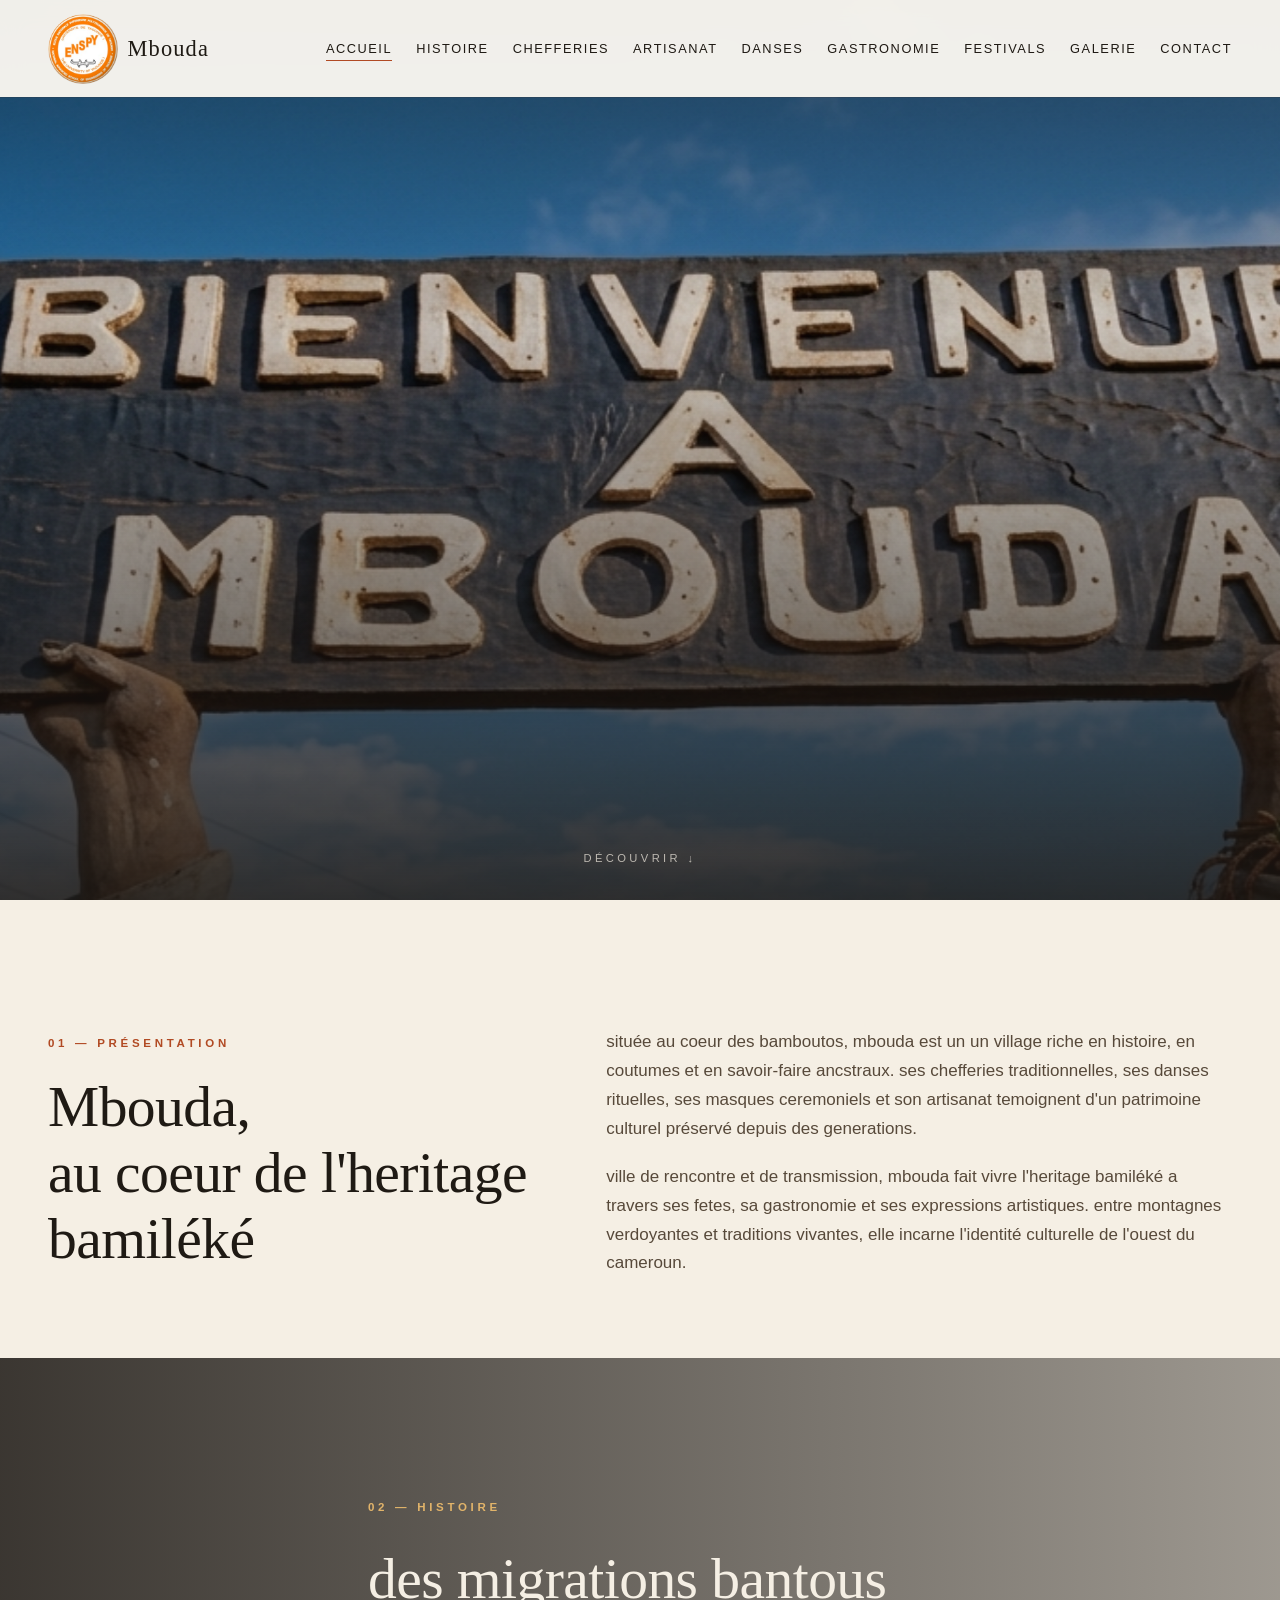
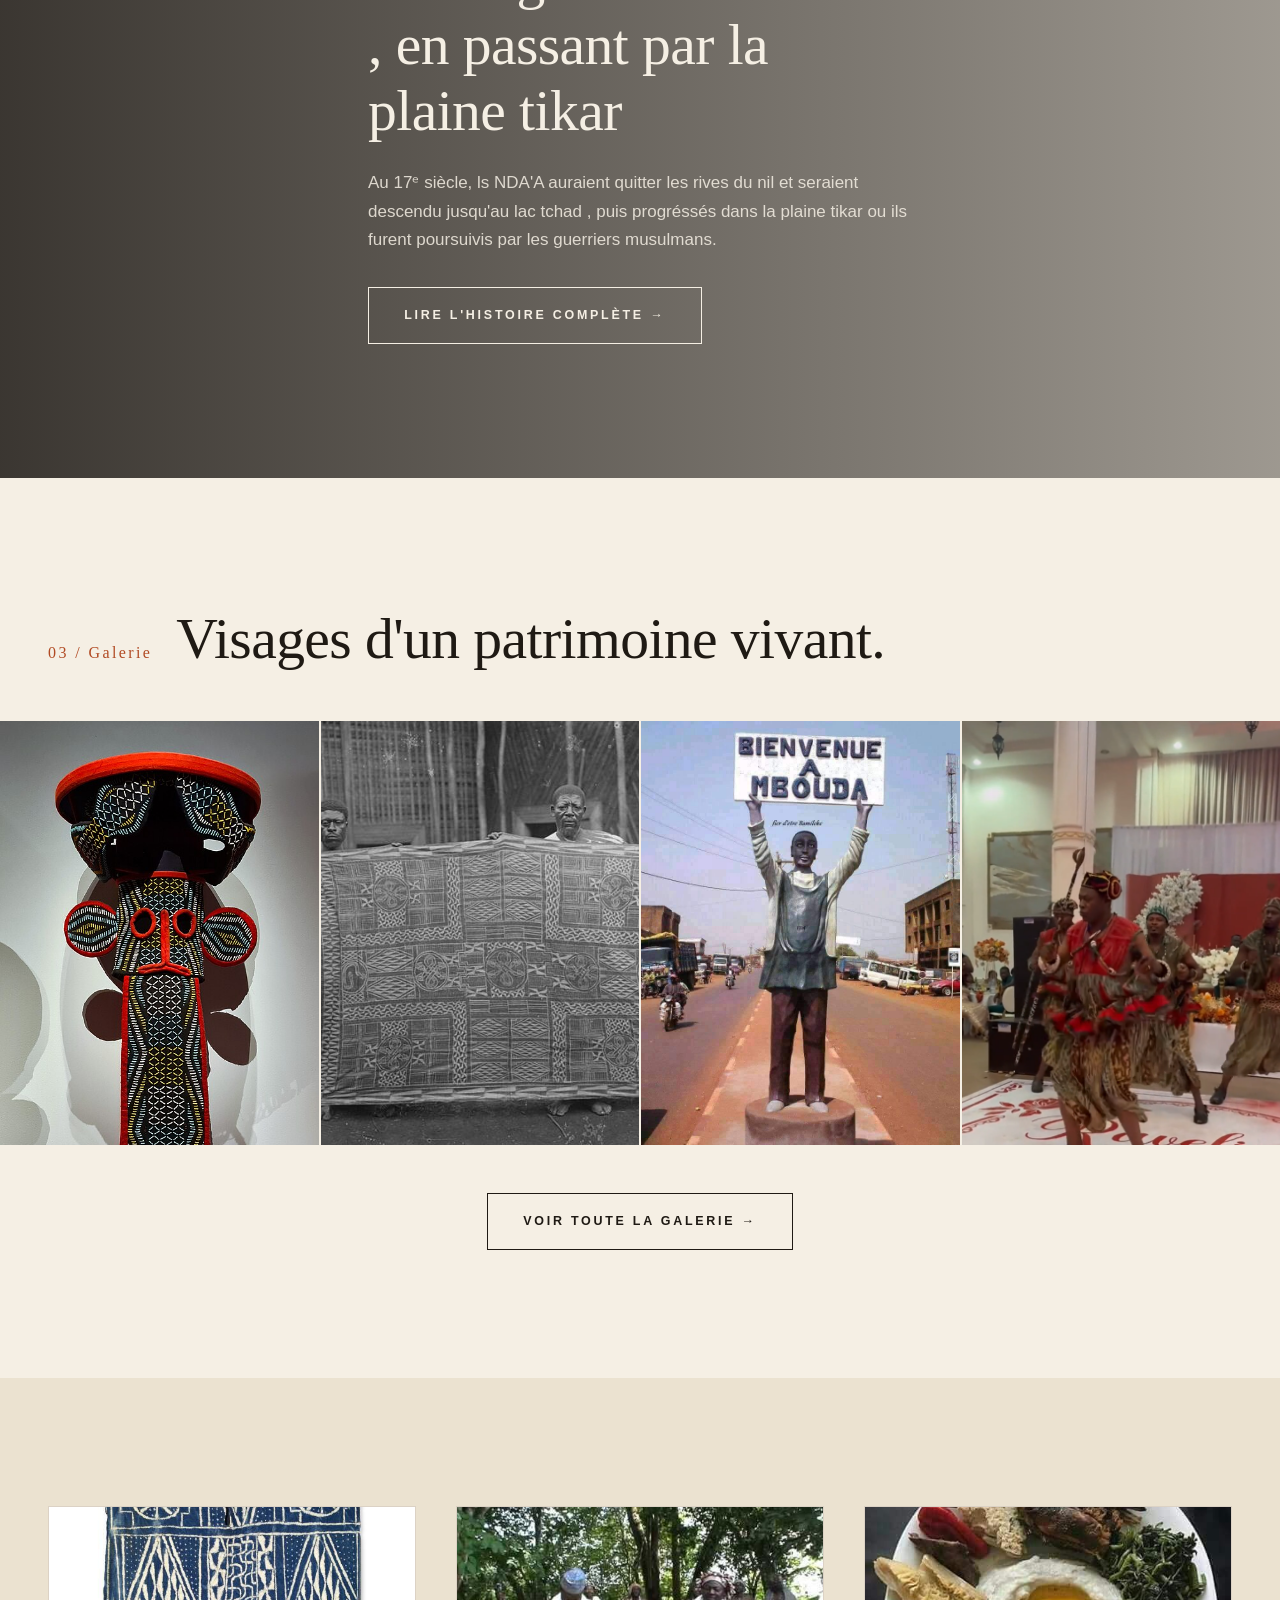
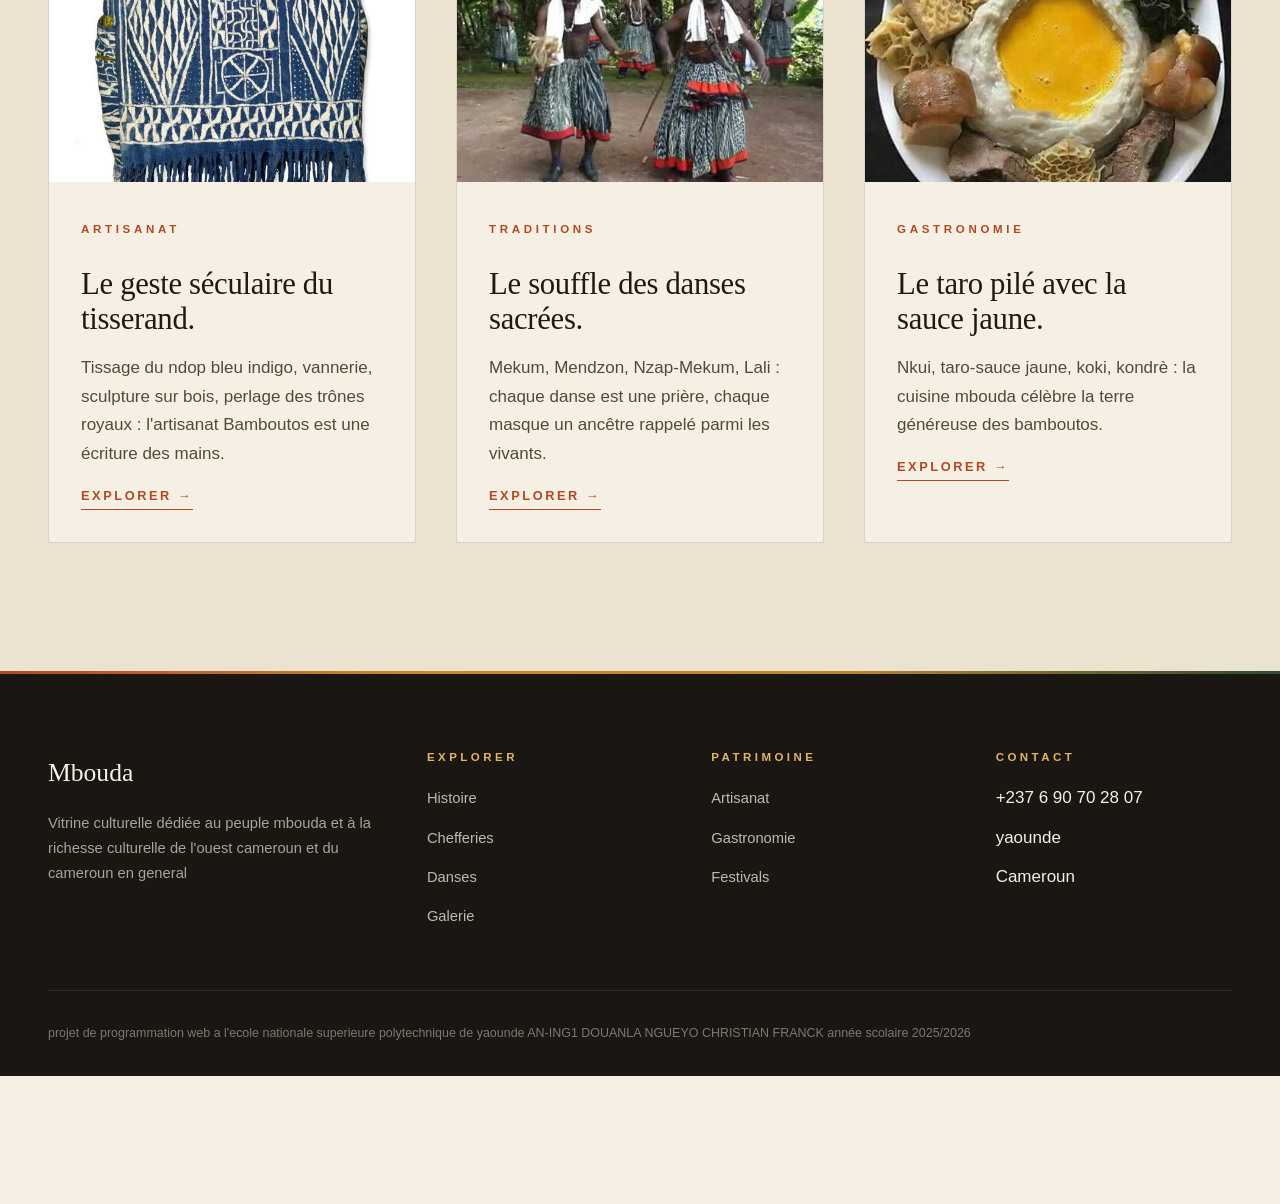
<file: index.html>
<!DOCTYPE html>
<html lang="fr">
<head>
  <meta charset="UTF-8" />
  <meta name="viewport" content="width=device-width, initial-scale=1.0" />
  <title>culture Mbouda </title>
  <meta name="description" content="Plongez dans la culture vivante de Mbouda et du peuple Bamboutos : chefferies séculaires, danses sacrées, artisanat, gastronomie et traditions de l'Ouest Cameroun." />
  <meta property="og:title" content="Mbouda — Cœur battant des Bamboutos" />
  <meta property="og:description" content="Vitrine culturelle immersive du peuple Bamboutos, Ouest Cameroun." />
  <link rel="stylesheet" href="base.css" />
</head>
<body>

<!-- NAV -->
<nav class="nav" id="nav">
  <a href="index.html" class="nav-logo">Mbouda</a>
  <button class="nav-toggle" id="navToggle" aria-label="Menu"><span></span><span></span><span></span></button>
  <ul class="nav-menu" id="navMenu">
    <li><a class="nav-link" href="index.html">Accueil</a></li>
    <li><a class="nav-link" href="histoire.html">Histoire</a></li>
    <li><a class="nav-link" href="chefferies.html">Chefferies</a></li>
    <li><a class="nav-link" href="artisanat.html">Artisanat</a></li>
    <li><a class="nav-link" href="danses.html">Danses</a></li>
    <li><a class="nav-link" href="gastronomie.html">Gastronomie</a></li>
    <li><a class="nav-link" href="festivals.html">Festivals</a></li>
    <li><a class="nav-link" href="galerie.html">Galerie</a></li>
    <li><a class="nav-link" href="contact.html">Contact</a></li>
  </ul>
</nav>

<!-- HERO -->
<header class="hero">
  <div class="hero-bg" style="background-image:url('assets/images/Gemini_Generated_Image_3swbeg3swbeg3swb.png')"></div>
  <div class="container hero-content">
   
   
  </div>
  <span class="hero-scroll">Découvrir ↓</span>
</header>



<!-- PRÉSENTATION -->
<section class="intro">
  <div class="container intro-grid">
    <div class="reveal">
      <span class="eyebrow">01 — Présentation</span>
      <h2>Mbouda,<br/>au coeur de l'heritage bamiléké</h2>
    </div>
    <div class="reveal reveal-delay-1">
      <p>située au coeur des bamboutos, mbouda est un un village riche en histoire, en coutumes et en savoir-faire ancstraux. ses chefferies traditionnelles, ses danses rituelles, ses masques ceremoniels et son artisanat temoignent d'un patrimoine culturel préservé depuis des generations.</p>
      <p>ville de rencontre et de transmission, mbouda fait vivre l'heritage bamiléké a travers ses fetes, sa gastronomie et ses expressions artistiques. entre montagnes verdoyantes et traditions vivantes, elle incarne l'identité culturelle de l'ouest du cameroun.</p>
    </div>
  </div>

  <!-- Stats -->
  <!--<div class="container stats reveal">
    <div><span class="counter" data-to="1400">0</span><small>mètres d'altitude</small></div>
    <div><span class="counter" data-to="9">0</span><small>chefferies majeures</small></div>
    <div><span class="counter" data-to="300">0</span><small>ans d'histoire</small></div>
    <div><span class="counter" data-to="50">0</span><small>danses recensées</small></div>
  </div>
</section>-->

<!-- HISTOIRE RÉSUMÉE -->
<section class="story" style="background-image:url('assets/images/photo-1516026672322-bc52d61a55d5.jpg')">
  <div class="story-overlay"></div>
  <div class="container story-content reveal">
    <span class="eyebrow">02 — Histoire</span>
    <h2>des migrations bantous , en passant par la plaine tikar<br/></h2>
    <p>Au 17ᵉ siècle, ls NDA'A auraient quitter les rives du nil et seraient descendu jusqu'au lac tchad , puis progréssés dans la plaine tikar ou ils furent poursuivis par les guerriers musulmans.</p>
    <a href="histoire.html" class="btn">Lire l'histoire complète →</a>
  </div>
</section>

<!-- GALERIE IMMERSIVE -->
<section class="gallery-strip">
  <div class="container">
    <div class="split-title reveal">
      <span class="num">03 / Galerie</span>
      <h2>Visages d'un patrimoine vivant.</h2>
    </div>
  </div>
  <div class="strip">
    <figure class="reveal"><img src="assets/images/Masque_cagoule_d'éléphant_Kwo'si-Balatchi_(détail).jpg" alt="Masque traditionnel"/><figcaption>Masque cérémoniel</figcaption></figure>
    <figure class="reveal reveal-delay-1"><img src="assets/images/tisserand.jpg" alt="Tisserand Bamileke"/><figcaption>Tisserand de ndop</figcaption></figure>
    <figure class="reveal reveal-delay-2"><img src="assets/images/monu.jpg" alt="Case traditionnelle"/><figcaption>monument de ville</figcaption></figure>
    <figure class="reveal reveal-delay-3"><img src="assets/images/dan.png" alt="Danse Mekum"/><figcaption>Danse</figcaption></figure>
  </div>
  <div class="container" style="text-align:center;margin-top:3rem">
    <a href="galerie.html" class="btn btn-dark">Voir toute la galerie →</a>
  </div>
</section>

<!-- TROIS BLOCS : Artisanat / Traditions / Gastronomie -->
<section class="triptyque">
  <div class="container">
    <article class="card reveal">
      <div class="card-img" style="background-image:url('assets/images/andop.jpg')"></div>
      <div class="card-body">
        <span class="eyebrow">Artisanat</span>
        <h3>Le geste séculaire du tisserand.</h3>
        <p>Tissage du ndop bleu indigo, vannerie, sculpture sur bois, perlage des trônes royaux : l'artisanat Bamboutos est une écriture des mains.</p>
        <a href="artisanat.html">Explorer →</a>
      </div>
    </article>
    <article class="card reveal reveal-delay-1">
      <div class="card-img" style="background-image:url('assets/images/danse.jpg')"></div>
      <div class="card-body">
        <span class="eyebrow">Traditions</span>
        <h3>Le souffle des danses sacrées.</h3>
        <p>Mekum, Mendzon, Nzap-Mekum, Lali : chaque danse est une prière, chaque masque un ancêtre rappelé parmi les vivants.</p>
        <a href="danses.html">Explorer →</a>
      </div>
    </article>
    <article class="card reveal reveal-delay-2">
      <div class="card-img" style="background-image:url('assets/images/taro.jpg')"></div>
      <div class="card-body">
        <span class="eyebrow">Gastronomie</span>
        <h3>Le taro pilé avec la sauce jaune.</h3>
        <p>Nkui, taro-sauce jaune, koki, kondrè : la cuisine mbouda célèbre la terre généreuse des bamboutos.</p>
        <a href="gastronomie.html">Explorer →</a>
      </div>
    </article>
  </div>
</section>

<!-- CARTE BAMBOUTOS -->
<!--<section class="map-section">
  <div class="container map-grid">
    <div class="reveal">
      <span class="eyebrow">04 — Géographie</span>
      <h2>Au cœur des Hauts-Plateaux.</h2>
      <p>Le département des Bamboutos rassemble quatre arrondissements — Mbouda, Babadjou, Galim et Batcham — autour du massif volcanique du même nom. Une terre d'altitude où le café et le maraîchage côtoient les sanctuaires forestiers.</p>
      <ul class="map-list">
        <li><strong>Mbouda</strong> · chef-lieu</li>
        <li><strong>Babadjou</strong> · porte du Nord-Ouest</li>
        <li><strong>Galim</strong> · plateau d'élevage</li>
        <li><strong>Batcham</strong> · sanctuaire forestier</li>
      </ul>
    </div>
    <div class="map-visual reveal reveal-delay-1">
      <svg viewBox="0 0 400 400" xmlns="http://www.w3.org/2000/svg" aria-label="Carte stylisée des Bamboutos">
        <defs>
          <linearGradient id="g" x1="0" y1="0" x2="1" y2="1">
            <stop offset="0%" stop-color="#c98a2b"/>
            <stop offset="100%" stop-color="#7a2f15"/>
          </linearGradient>
        </defs>
        <path d="M80,120 Q120,60 200,80 Q300,100 320,180 Q340,260 280,320 Q200,360 120,320 Q60,260 80,120 Z" fill="url(#g)" opacity=".9"/>
        <circle cx="200" cy="200" r="6" fill="#faf7f1"/>
        <text x="215" y="205" fill="#faf7f1" font-family="Cormorant Garamond" font-size="18">Mbouda</text>
        <circle cx="140" cy="140" r="4" fill="#faf7f1"/>
        <text x="100" y="130" fill="#faf7f1" font-family="Cormorant Garamond" font-size="13">Babadjou</text>
        <circle cx="280" cy="150" r="4" fill="#faf7f1"/>
        <text x="290" y="145" fill="#faf7f1" font-family="Cormorant Garamond" font-size="13">Galim</text>
        <circle cx="230" cy="290" r="4" fill="#faf7f1"/>
        <text x="245" y="295" fill="#faf7f1" font-family="Cormorant Garamond" font-size="13">Batcham</text>
      </svg>
    </div>
  </div>
</section> -->

<!-- TÉMOIGNAGES -->
<!--<section class="testimonials">
  <div class="container">
    <div class="split-title reveal">
      <span class="num">05 / Voix</span>
      <h2>Ce que disent celles et ceux<br/>qui font vivre Mbouda.</h2>
    </div>
    <div class="testi-grid">
      <blockquote class="reveal">
        <p>« Tisser le ndop, c'est écouter ma grand-mère qui n'est plus là. Chaque fil est une mémoire. »</p>
        <cite>— Mama Tsafack, tisserande à Bamendjou</cite>
      </blockquote>
      <blockquote class="reveal reveal-delay-1">
        <p>« Le masque ne se porte pas, il se reçoit. Quand il descend, l'ancêtre parle. »</p>
        <cite>— Tagne Honoré, notable</cite>
      </blockquote>
      <blockquote class="reveal reveal-delay-2">
        <p>« Notre cuisine n'est pas un plat, c'est une cérémonie. Le nkui se mange entre frères. »</p>
        <cite>— Maman Solange, cuisinière à Mbouda</cite>
      </blockquote>
    </div>
  </div>
</section> -->

<!-- CTA FINAL -->
<!--<section class="cta-final" style="background-image:url('assets/images/photo-1503614472-8c93d56e92ce.jpg')">
  <div class="cta-overlay"></div>
  <div class="container-narrow cta-content reveal">
    <span class="eyebrow">L'invitation</span>
    <h2>Venez écouter<br/>la voix des plateaux.</h2>
    <p>Une vitrine numérique ne remplace pas la rencontre. Préparez votre visite, contactez les guides culturels de Mbouda, vivez le festival Nguon.</p>
    <a href="contact.html" class="btn">Préparer ma découverte</a>
  </div>
</section> -->

<!-- FOOTER -->
<footer class="footer">
  <div class="footer-grid">
    <div>
      <div class="footer-brand">Mbouda</div>
      <p>Vitrine culturelle dédiée au peuple mbouda et à la richesse culturelle de l'ouest cameroun et du cameroun en general</p>
    </div>
    <div>
      <h4>Explorer</h4>
      <ul>
        <li><a href="histoire.html">Histoire</a></li>
        <li><a href="chefferies.html">Chefferies</a></li>
        <li><a href="danses.html">Danses</a></li>
        <li><a href="galerie.html">Galerie</a></li>
      </ul>
    </div>
    <div>
      <h4>Patrimoine</h4>
      <ul>
        <li><a href="artisanat.html">Artisanat</a></li>
        <li><a href="gastronomie.html">Gastronomie</a></li>
        <li><a href="festivals.html">Festivals</a></li>
      </ul>
    </div>
    <div>
      <h4>Contact</h4>
      <ul>
        <li>+237 6 90 70 28 07</li>
        <li>yaounde</li>
        <li>Cameroun</li>
      </ul>
    </div>
  </div>
  <div class="footer-bottom">
    <span>projet de programmation web a l'ecole nationale superieure polytechnique de yaounde  AN-ING1  DOUANLA NGUEYO CHRISTIAN FRANCK      année scolaire 2025/2026 </span>
  
  </div>
</footer>

<script src="js/main.js"></script>
</body>
</html>
</file>
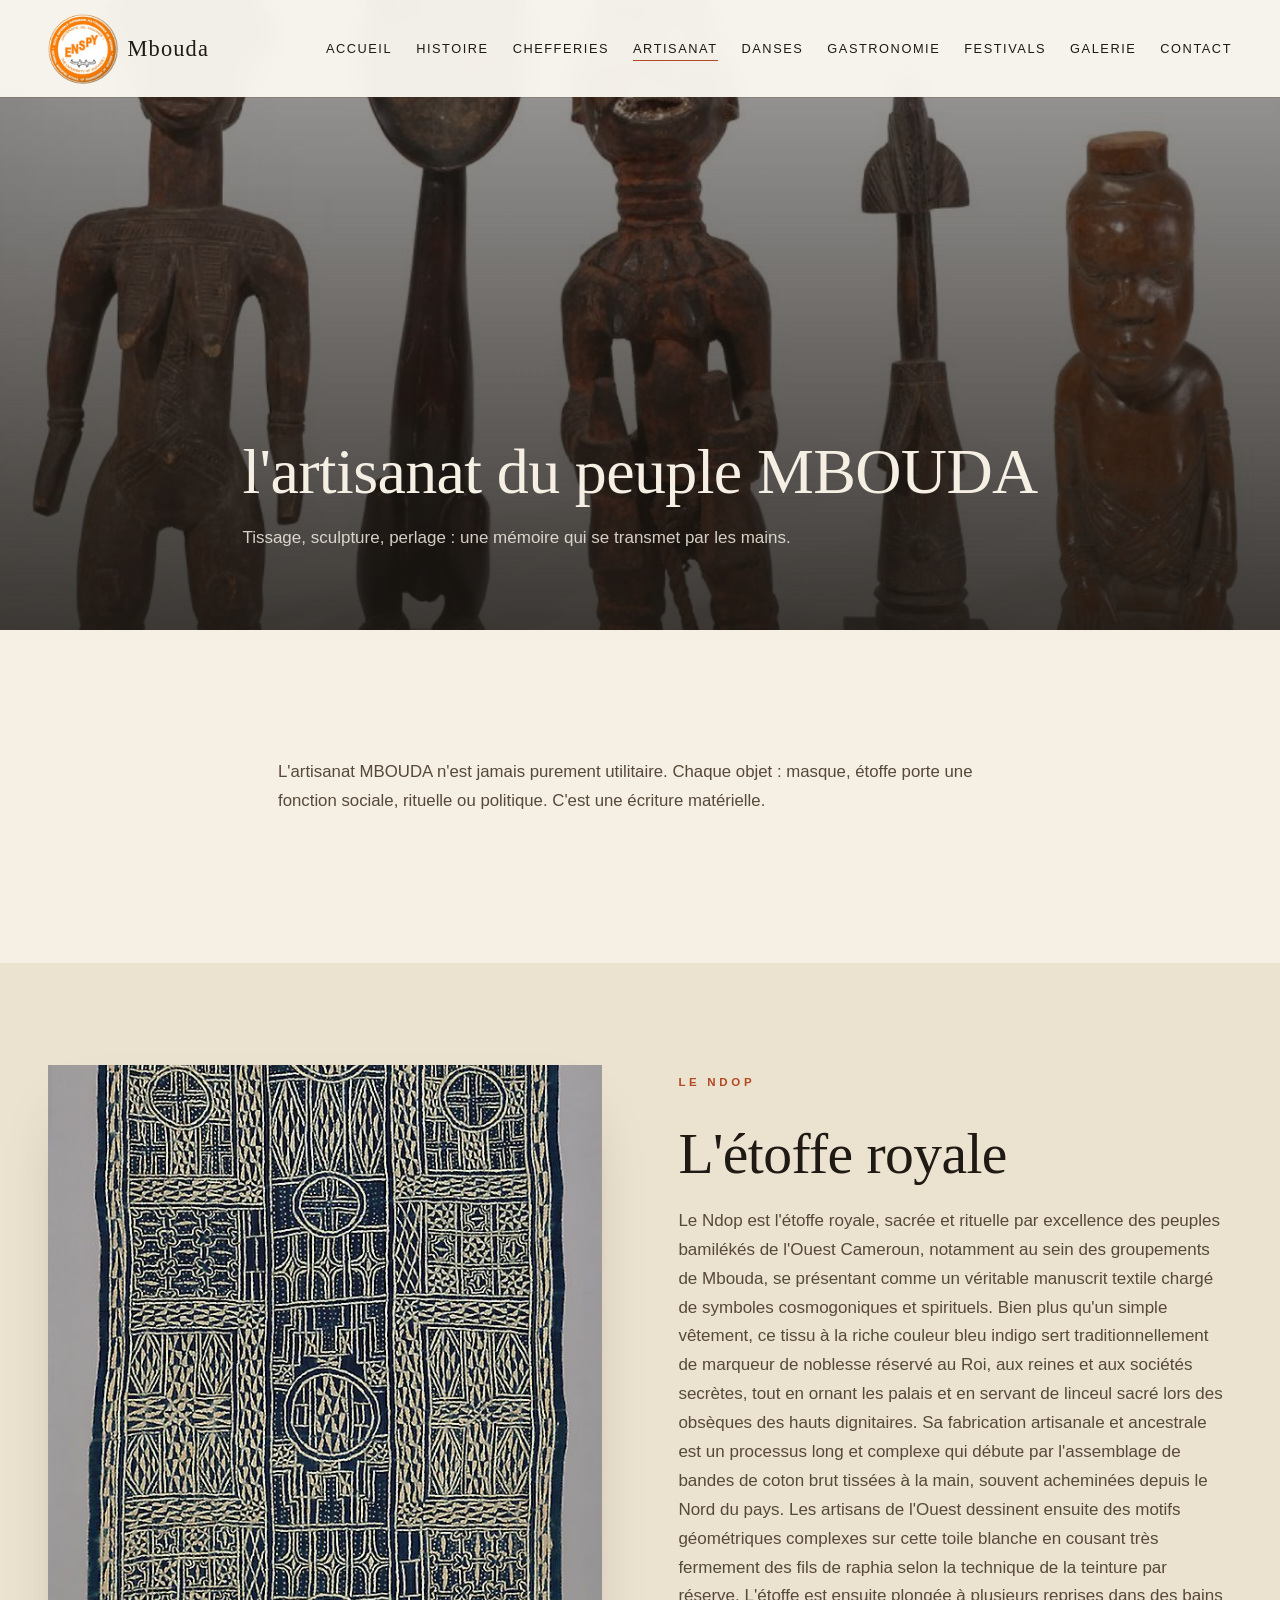
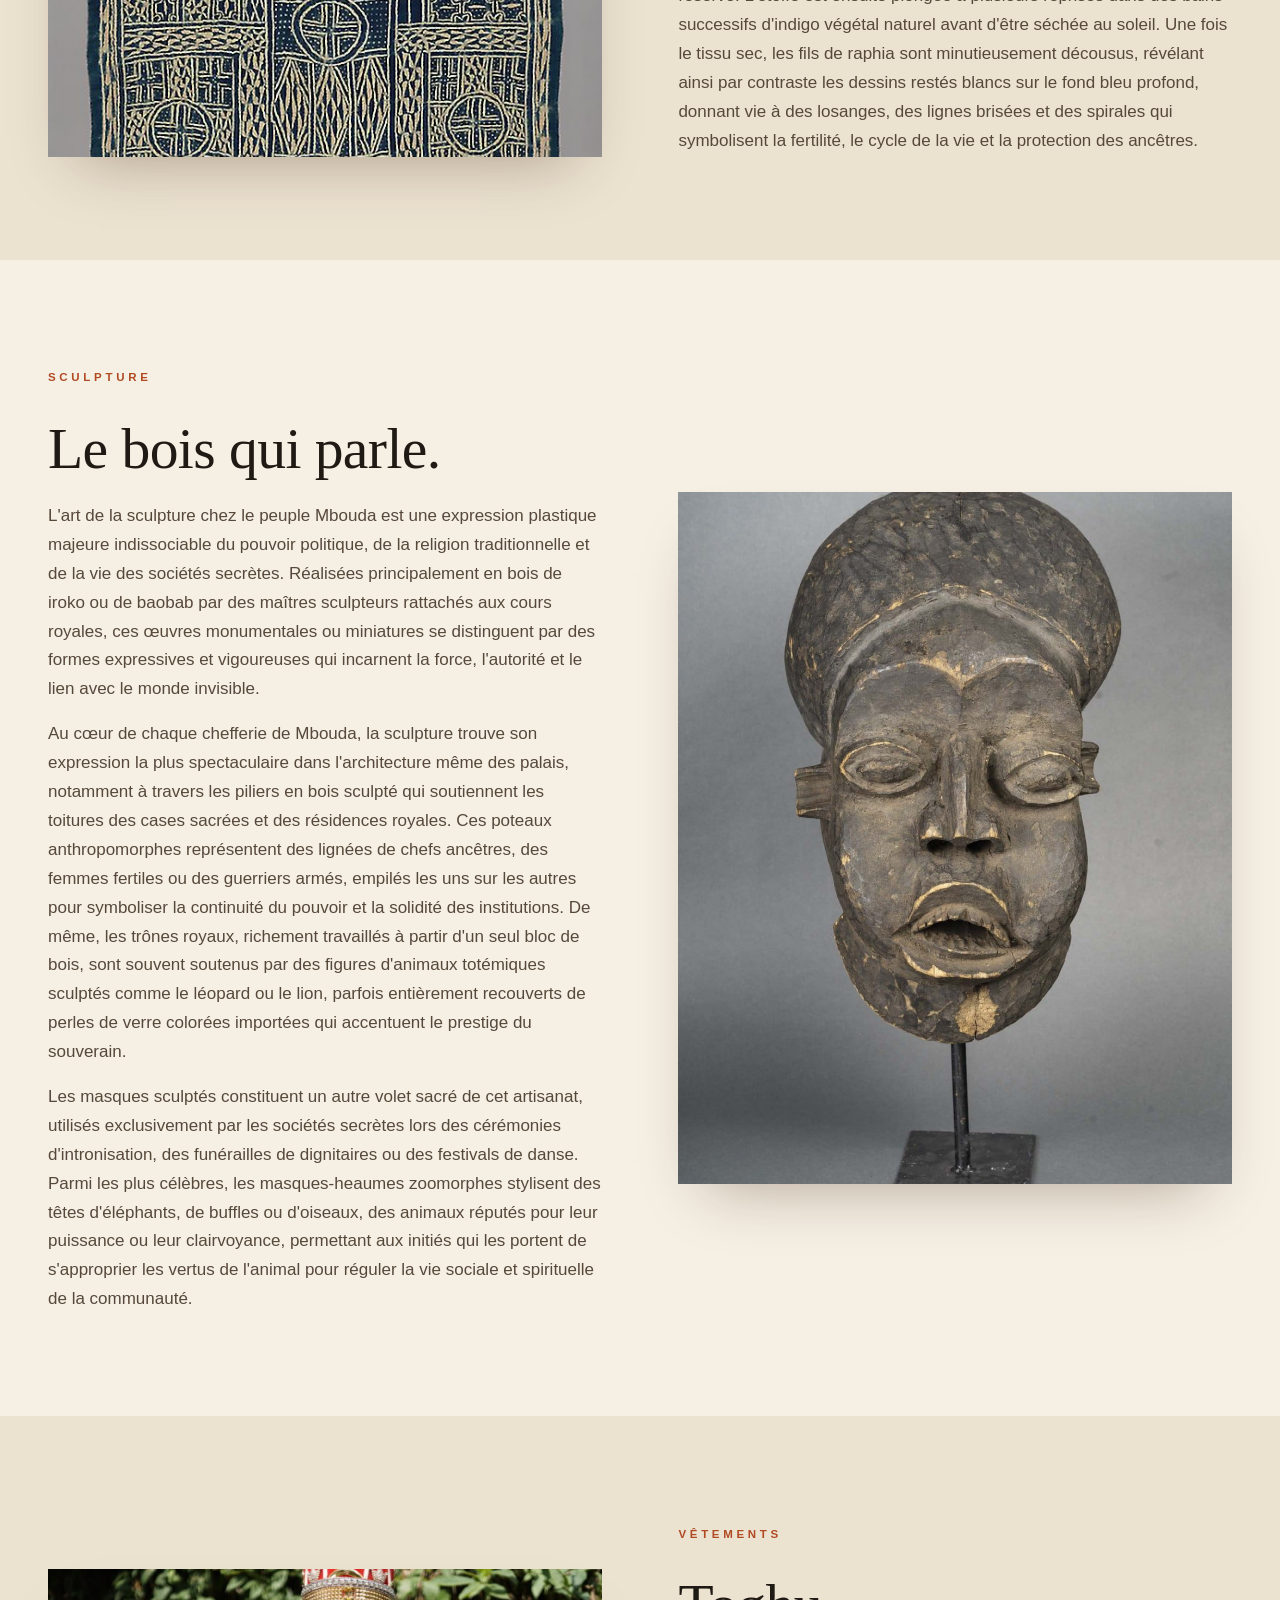
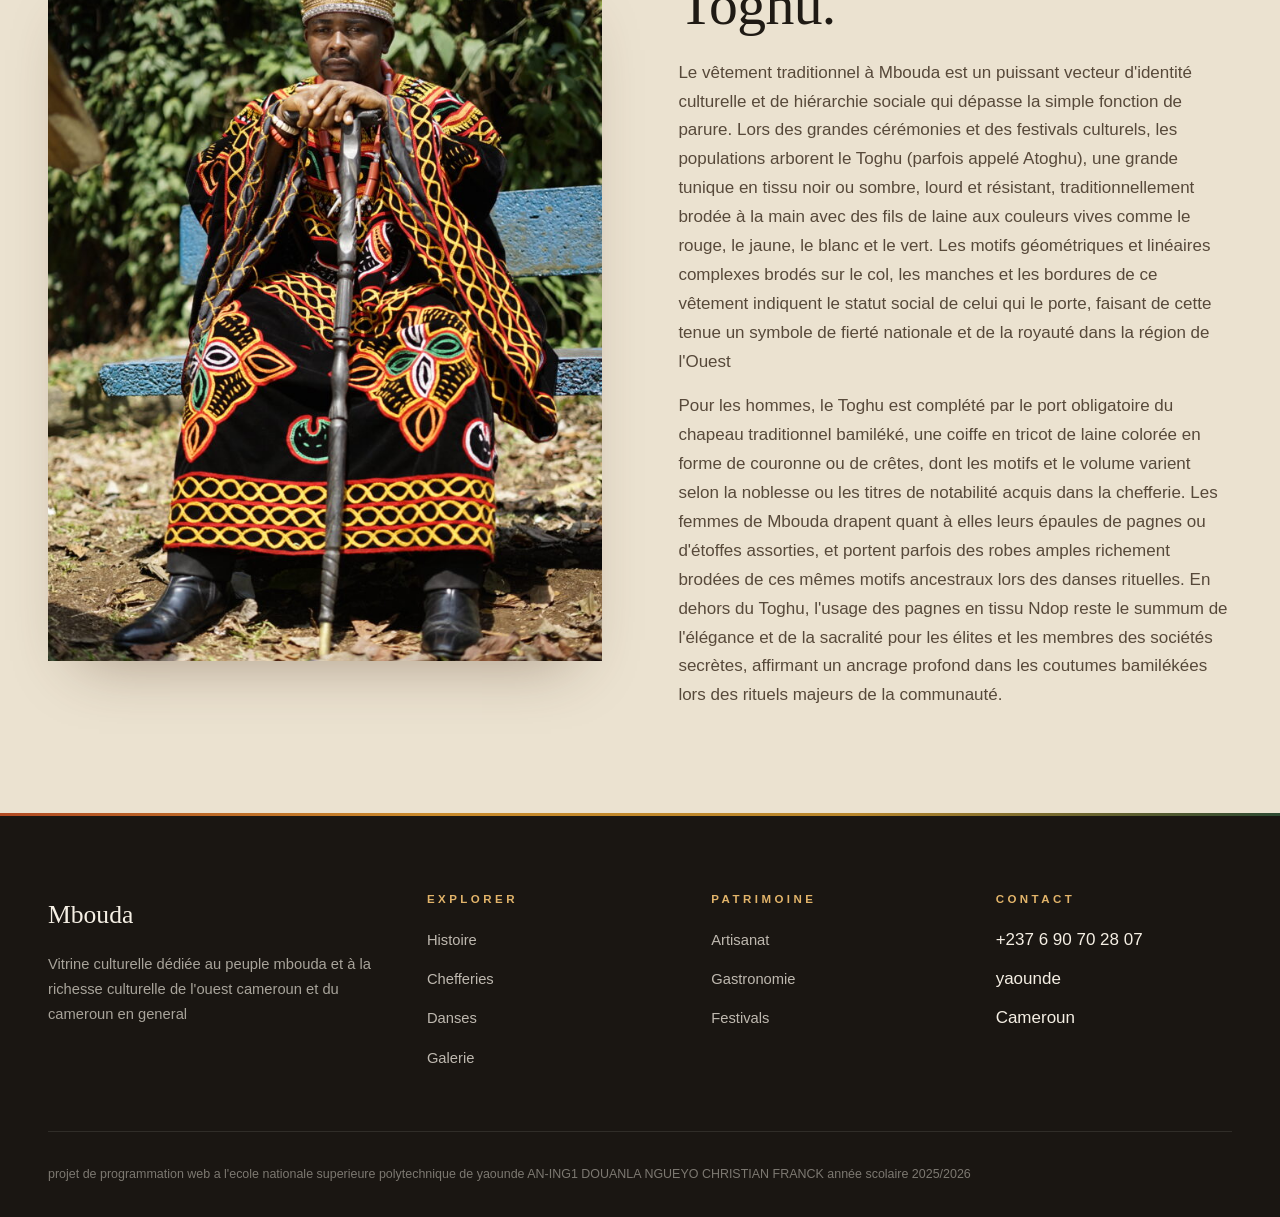
<file: artisanat.html>
<!DOCTYPE html>
<html lang="fr">
<head>
<meta charset="UTF-8"/><meta name="viewport" content="width=device-width, initial-scale=1.0"/>
<title>Artisanat Bamboutos — Tissage, Sculpture, Perlage</title>
<meta name="description" content="L'artisanat des Bamboutos : tissage du ndop, sculpture sur bois, vannerie, perlage royal et masques cérémoniels."/>
<link rel="stylesheet" href="base.css"/><link rel="stylesheet" href="artisanat.css"/>
</head>
<body>
<nav class="nav" id="nav">
  <a href="index.html" class="nav-logo">Mbouda</a>
  <button class="nav-toggle" id="navToggle" aria-label="Menu"><span></span><span></span><span></span></button>
  <ul class="nav-menu" id="navMenu">
    <li><a class="nav-link" href="index.html">Accueil</a></li><li><a class="nav-link" href="histoire.html">Histoire</a></li>
    <li><a class="nav-link" href="chefferies.html">Chefferies</a></li><li><a class="nav-link" href="artisanat.html">Artisanat</a></li>
    <li><a class="nav-link" href="danses.html">Danses</a></li><li><a class="nav-link" href="gastronomie.html">Gastronomie</a></li>
    <li><a class="nav-link" href="festivals.html">Festivals</a></li><li><a class="nav-link" href="galerie.html">Galerie</a></li>
    <li><a class="nav-link" href="contact.html">Contact</a></li>
  </ul>
</nav>

<header class="page-hero">
  <div class="hero-bg" style="background-image:url('assets/images/H21356-L323203400.JPG')"></div>
  <div class="container">
    <span class="eyebrow"></span>
    <h1>l'artisanat du peuple MBOUDA</h1>
    <p>Tissage, sculpture, perlage : une mémoire qui se transmet par les mains.</p>
  </div>
</header>

<section style="border-top: 10rem;">
  <div class="container long-form">
    <p>L'artisanat MBOUDA n'est jamais purement utilitaire. Chaque objet : masque, étoffe porte une fonction sociale, rituelle ou politique. C'est une écriture matérielle.</p>
  </div>
</section>

<section class="craft-section" style="background:var(--bg-alt)">
  <div class="container craft-grid">
    <div class="craft-img reveal" style="background-image:url('assets/images/ndoppp.jpg')"></div>
    <div class="craft-text reveal reveal-delay-1">
      <span class="eyebrow">Le ndop</span>
      <h2>L'étoffe royale</h2>
      <p>Le Ndop est l'étoffe royale, sacrée et rituelle par excellence des peuples bamilékés de l'Ouest Cameroun, notamment au sein des groupements de Mbouda, se présentant comme un véritable manuscrit textile chargé de symboles cosmogoniques et spirituels. Bien plus qu'un simple vêtement, ce tissu à la riche couleur bleu indigo sert traditionnellement de marqueur de noblesse réservé au Roi, aux reines et aux sociétés secrètes, tout en ornant les palais et en servant de linceul sacré lors des obsèques des hauts dignitaires. Sa fabrication artisanale et ancestrale est un processus long et complexe qui débute par l'assemblage de bandes de coton brut tissées à la main, souvent acheminées depuis le Nord du pays.
Les artisans de l'Ouest dessinent ensuite des motifs géométriques complexes sur cette toile blanche en cousant très fermement des fils de raphia selon la technique de la teinture par réserve.
L'étoffe est ensuite plongée à plusieurs reprises dans des bains successifs d'indigo végétal naturel avant d'être séchée au soleil. Une fois le tissu sec, les fils de raphia sont minutieusement décousus, révélant ainsi par contraste les dessins restés blancs sur le fond bleu profond, donnant vie à des losanges, des lignes brisées et des spirales qui symbolisent la fertilité, le cycle de la vie et la protection des ancêtres. </p>
       
    </div>
  </div>
</section>

<section class="craft-section">
  <div class="container craft-grid reversed">
    <div class="craft-text reveal">
      <span class="eyebrow">Sculpture</span>
      <h2>Le bois qui parle.</h2>
      <p>L'art de la sculpture chez le peuple Mbouda est une expression plastique majeure indissociable du pouvoir politique, de la religion traditionnelle et de la vie des sociétés secrètes.
Réalisées principalement en bois de iroko ou de baobab par des maîtres sculpteurs rattachés aux cours royales, ces œuvres monumentales ou miniatures se distinguent par des formes expressives et vigoureuses qui incarnent la force, l'autorité et le lien avec le monde invisible.</p>
      <p>Au cœur de chaque chefferie de Mbouda, la sculpture trouve son expression la plus spectaculaire dans l'architecture même des palais, notamment à travers les piliers en bois sculpté qui soutiennent les toitures des cases sacrées et des résidences royales. Ces poteaux anthropomorphes représentent des lignées de chefs ancêtres, des femmes fertiles ou des guerriers armés, empilés les uns sur les autres pour symboliser la continuité du pouvoir et la solidité des institutions. De même, les trônes royaux, richement travaillés à partir d'un seul bloc de bois, sont souvent soutenus par des figures d'animaux totémiques sculptés comme le léopard ou le lion, parfois entièrement recouverts de perles de verre colorées importées qui accentuent le prestige du souverain.</p>
      <p>Les masques sculptés constituent un autre volet sacré de cet artisanat, utilisés exclusivement par les sociétés secrètes lors des cérémonies d'intronisation, des funérailles de dignitaires ou des festivals de danse. Parmi les plus célèbres, les masques-heaumes zoomorphes stylisent des têtes d'éléphants, de buffles ou d'oiseaux, des animaux réputés pour leur puissance ou leur clairvoyance, permettant aux initiés qui les portent de s'approprier les vertus de l'animal pour réguler la vie sociale et spirituelle de la communauté.</p>
    </div>
    <div class="craft-img reveal reveal-delay-1" style="background-image:url('assets/images/Masque-bamileke-_-A7306600-scaled.jpg')"></div>
  </div>
</section>

<section class="craft-section" style="background:var(--bg-alt)">
  <div class="container craft-grid">
    <div class="craft-img reveal" style="background-image:url('assets/images/toghu.jpg')"></div>
    <div class="craft-text reveal reveal-delay-1">
      <span class="eyebrow">Vêtements</span>
      <h2>Toghu.</h2>
      <p>Le vêtement traditionnel à Mbouda est un puissant vecteur d'identité culturelle et de hiérarchie sociale qui dépasse la simple fonction de parure. Lors des grandes cérémonies et des festivals culturels, les populations arborent le Toghu (parfois appelé
Atoghu), une grande tunique en tissu noir ou sombre, lourd et résistant, traditionnellement brodée à la main avec des fils de laine aux couleurs vives comme le rouge, le jaune, le blanc et le vert.
Les motifs géométriques et linéaires complexes brodés sur le col, les manches et les bordures de ce vêtement indiquent le statut social de celui qui le porte, faisant de cette tenue un symbole de fierté nationale et de la royauté dans la région de l'Ouest</p>
      <p>Pour les hommes, le Toghu est complété par le port obligatoire du chapeau traditionnel bamiléké, une coiffe en tricot de laine colorée en forme de couronne ou de crêtes, dont les motifs et le volume varient selon la noblesse ou les titres de notabilité acquis dans la chefferie. Les femmes de Mbouda drapent quant à elles leurs épaules de pagnes ou d'étoffes assorties, et portent parfois des robes amples richement brodées de ces mêmes motifs ancestraux lors des danses rituelles. En dehors du Toghu, l'usage des pagnes en tissu Ndop reste le summum de l'élégance et de la sacralité pour les élites et les membres des sociétés secrètes, affirmant un ancrage profond dans les coutumes bamilékées lors des rituels majeurs de la communauté.</p>
    </div>
  </div>
</section>


<!-- FOOTER -->
<footer class="footer">
  <div class="footer-grid">
    <div>
      <div class="footer-brand">Mbouda</div>
      <p>Vitrine culturelle dédiée au peuple mbouda et à la richesse culturelle de l'ouest cameroun et du cameroun en general</p>
    </div>
    <div>
      <h4>Explorer</h4>
      <ul>
        <li><a href="histoire.html">Histoire</a></li>
        <li><a href="chefferies.html">Chefferies</a></li>
        <li><a href="danses.html">Danses</a></li>
        <li><a href="galerie.html">Galerie</a></li>
      </ul>
    </div>
    <div>
      <h4>Patrimoine</h4>
      <ul>
        <li><a href="artisanat.html">Artisanat</a></li>
        <li><a href="gastronomie.html">Gastronomie</a></li>
        <li><a href="festivals.html">Festivals</a></li>
      </ul>
    </div>
    <div>
      <h4>Contact</h4>
      <ul>
        <li>+237 6 90 70 28 07</li>
        <li>yaounde</li>
        <li>Cameroun</li>
      </ul>
    </div>
  </div>
  <div class="footer-bottom">
    <span>projet de programmation web a l'ecole nationale superieure polytechnique de yaounde  AN-ING1  DOUANLA NGUEYO CHRISTIAN FRANCK      année scolaire 2025/2026 </span>
  
  </div>
</footer>

<script src="js/main.js"></script>
</body>
</html>
</file>
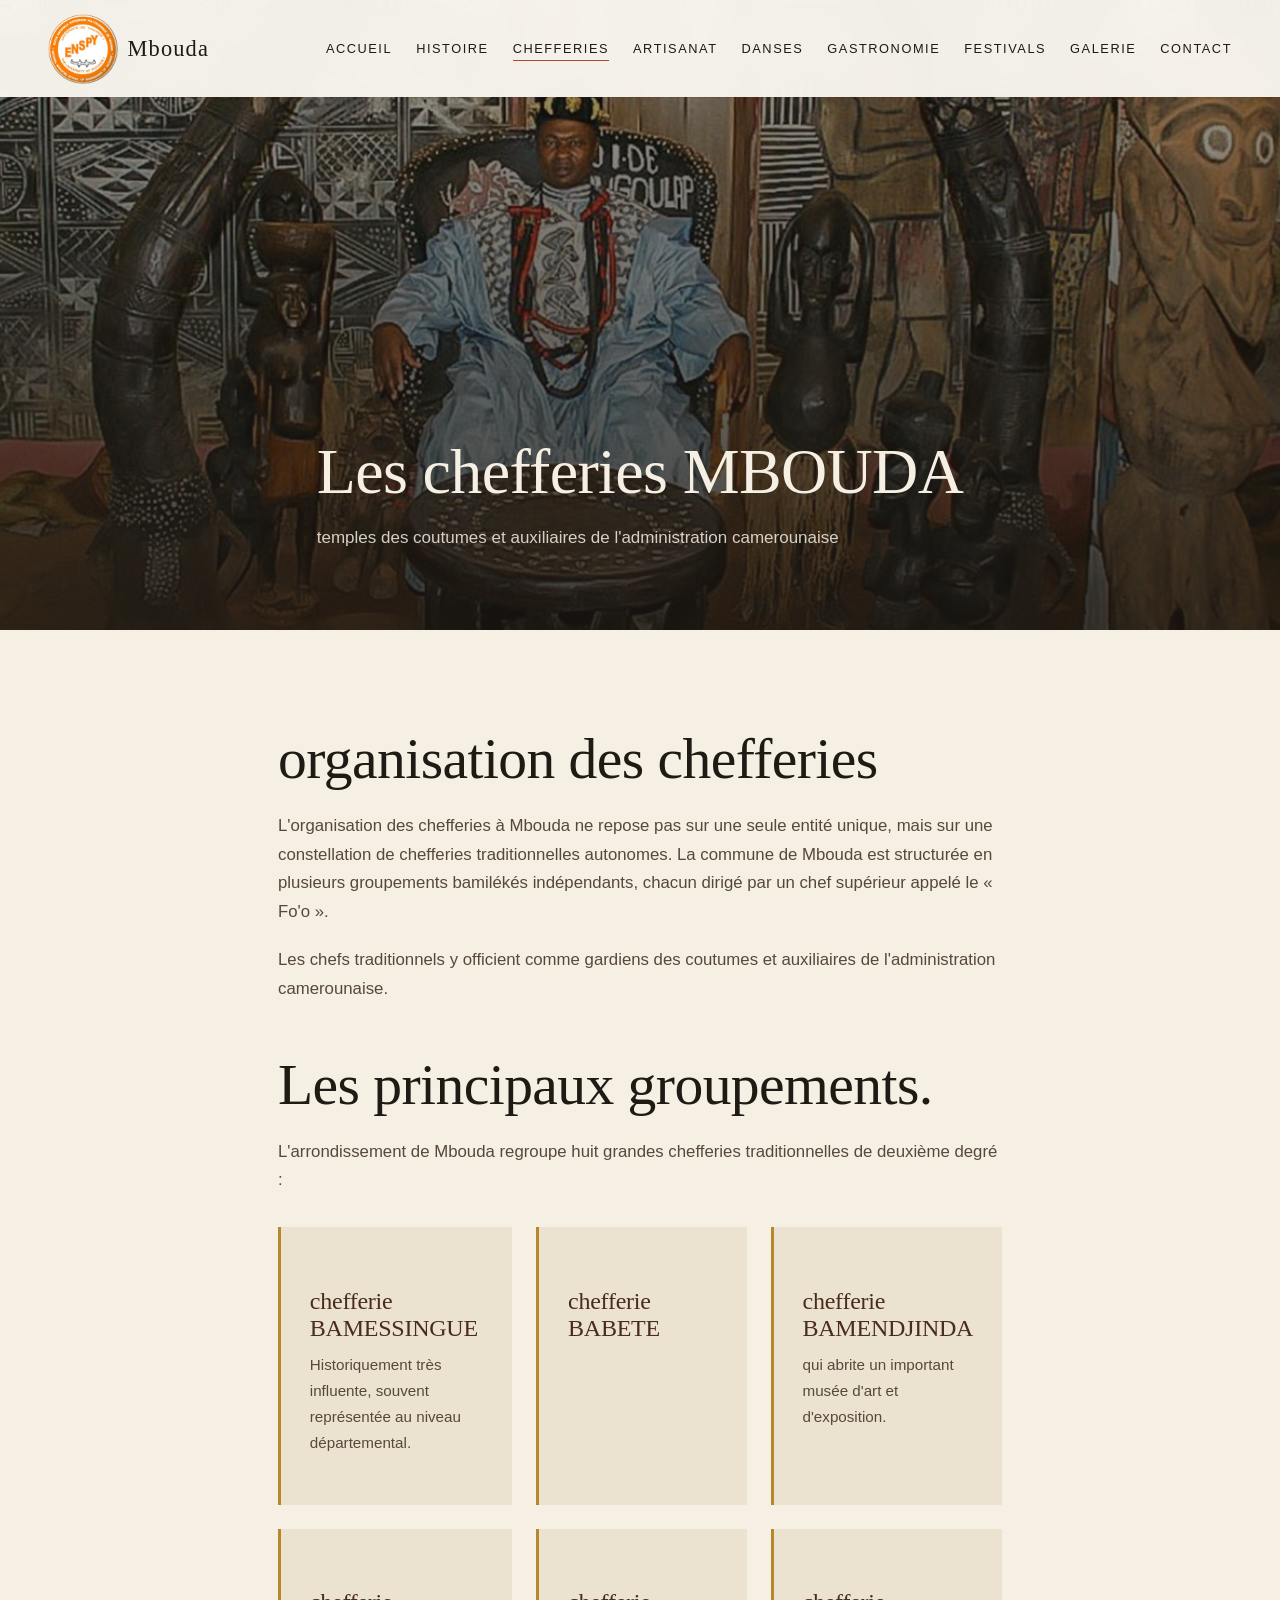
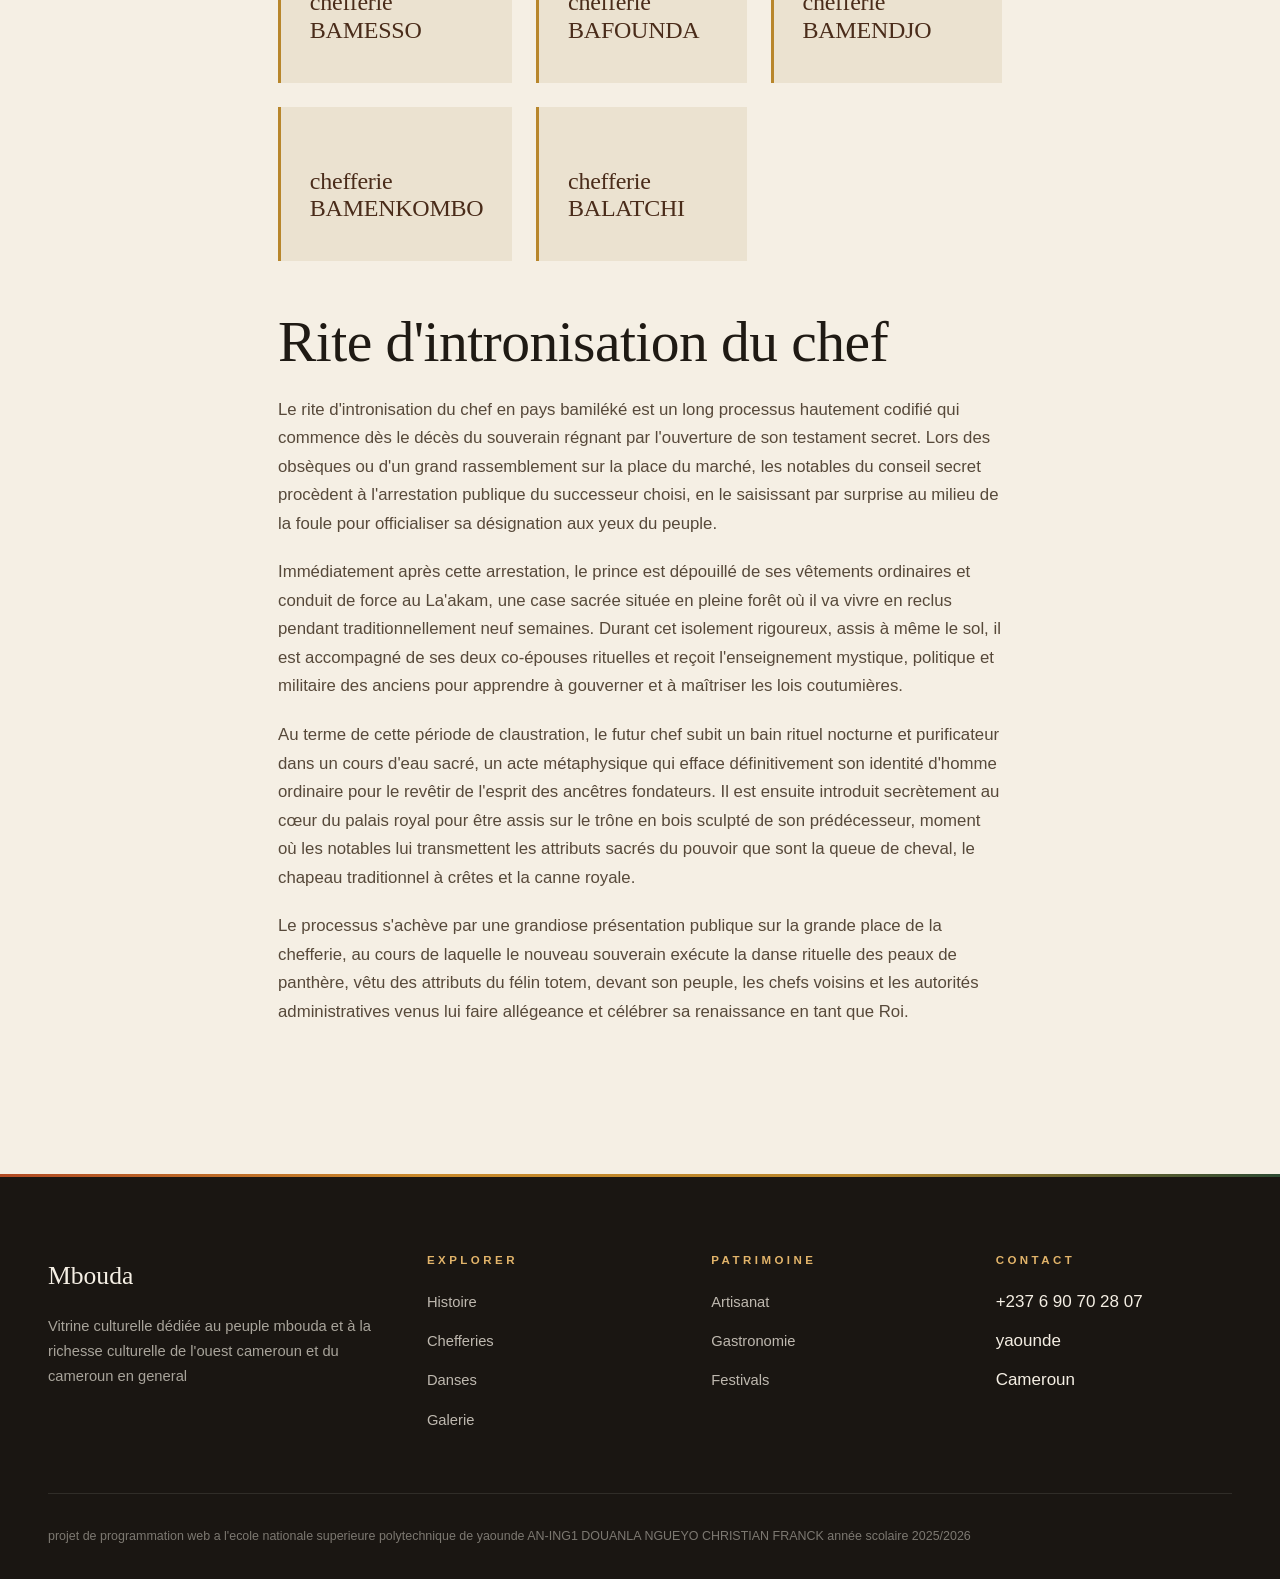
<file: chefferies.html>
<!DOCTYPE html>
<html lang="fr">
<head>
<meta charset="UTF-8"/><meta name="viewport" content="width=device-width, initial-scale=1.0"/>
<title>Chefferies des Bamboutos — Mbouda</title>
<meta name="description" content="Les chefferies traditionnelles de Mbouda : Bamendjou, Bafou, Babadjou, Bamessingué. Architecture sacrée, La'akam et notables."/>
<link rel="stylesheet" href="base.css"/><link rel="stylesheet" href="chefferies.css"/>
</head>
<body>
<nav class="nav" id="nav">
  <a href="index.html" class="nav-logo">Mbouda</a>
  <button class="nav-toggle" id="navToggle" aria-label="Menu"><span></span><span></span><span></span></button>
  <ul class="nav-menu" id="navMenu">
    <li><a class="nav-link" href="index.html">Accueil</a></li><li><a class="nav-link" href="histoire.html">Histoire</a></li>
    <li><a class="nav-link" href="chefferies.html">Chefferies</a></li><li><a class="nav-link" href="artisanat.html">Artisanat</a></li>
    <li><a class="nav-link" href="danses.html">Danses</a></li><li><a class="nav-link" href="gastronomie.html">Gastronomie</a></li>
    <li><a class="nav-link" href="festivals.html">Festivals</a></li><li><a class="nav-link" href="galerie.html">Galerie</a></li>
    <li><a class="nav-link" href="contact.html">Contact</a></li>
  </ul>
</nav>

<header class="page-hero">
  <div class="hero-bg" style="background-image:url('assets/images/Chefferie-Bangoulap2-1280x780.jpg')"></div>
  <div class="container">
    <span class="eyebrow"></span>
    <h1>Les chefferies MBOUDA</h1>
    <p>temples des coutumes et auxiliaires de l'administration camerounaise</p>
  </div>
</header>

<section style="padding-top: 3rem;">
  <div class="container long-form">
    <h2>organisation des chefferies</h2>
    <p class="reveal">L'organisation des chefferies à Mbouda ne repose pas sur une seule entité unique, mais sur une constellation de chefferies traditionnelles autonomes. La commune de Mbouda est structurée en plusieurs groupements bamilékés indépendants, chacun dirigé par un chef supérieur appelé le « Fo'o ».</p>
    <p class="reveal">Les chefs traditionnels y officient comme gardiens des coutumes et auxiliaires de l'administration camerounaise.</p>

    

    <h2 class="reveal">Les principaux groupements.</h2>
    <p class="reveal">L'arrondissement de Mbouda regroupe huit grandes chefferies traditionnelles de deuxième degré :</p>
    <div class="chef-grid">
      <article class="chef-card reveal">
        <h3>chefferie BAMESSINGUE</h3>
        <p>Historiquement très influente, souvent représentée au niveau départemental.</p>
      </article>
      <article class="chef-card reveal">
        <h3>chefferie BABETE</h3>
        
      </article>
      <article class="chef-card reveal">
        <h3>chefferie BAMENDJINDA</h3>
        <p>qui abrite un important musée d'art et d'exposition.</p>
      </article>
      <article class="chef-card reveal">
        <h3>chefferie BAMESSO</h3>
       
      </article>
      <article class="chef-card reveal">
        <h3>chefferie BAFOUNDA</h3>
        
      </article>
      <article class="chef-card reveal">
        <h3>chefferie BAMENDJO</h3>
        
      </article>
      <article class="chef-card reveal">
        <h3>chefferie BAMENKOMBO</h3>
        
      </article>
      <article class="chef-card reveal">
        <h3>chefferie BALATCHI</h3>
       
      </article>
      
      
    </div>

    <h2 class="reveal">Rite d'intronisation du chef</h2>
    <p class="reveal">Le rite d'intronisation du chef en pays bamiléké est un long processus hautement codifié qui commence dès le décès du souverain régnant par l'ouverture de son testament secret. Lors des obsèques ou d'un grand rassemblement sur la place du marché, les notables du conseil secret procèdent à l'arrestation publique du successeur choisi, en le saisissant par surprise au milieu de la foule pour officialiser sa désignation aux yeux du peuple.</p>
    <p class="reveal">Immédiatement après cette arrestation, le prince est dépouillé de ses vêtements ordinaires et conduit de force au La'akam, une case sacrée située en pleine forêt où il va vivre en reclus pendant traditionnellement neuf semaines. Durant cet isolement rigoureux, assis à même le sol, il est accompagné de ses deux co-épouses rituelles et reçoit l'enseignement mystique, politique et militaire des anciens pour apprendre à gouverner et à maîtriser les lois coutumières.</p>
    <p class="reveal">Au terme de cette période de claustration, le futur chef subit un bain rituel nocturne et purificateur dans un cours d'eau sacré, un acte métaphysique qui efface définitivement son identité d'homme ordinaire pour le revêtir de l'esprit des ancêtres fondateurs. Il est ensuite introduit secrètement au cœur du palais royal pour être assis sur le trône en bois sculpté de son prédécesseur, moment où les notables lui transmettent les attributs sacrés du pouvoir que sont la queue de cheval, le chapeau traditionnel à crêtes et la canne royale.</p>
    <p class="reveal">Le processus s'achève par une grandiose présentation publique sur la grande place de la chefferie, au cours de laquelle le nouveau souverain exécute la danse rituelle des peaux de panthère, vêtu des attributs du félin totem, devant son peuple, les chefs voisins et les autorités administratives venus lui faire allégeance et célébrer sa renaissance en tant que Roi.</p>
  </div>
</section>

<!-- FOOTER -->
<footer class="footer">
  <div class="footer-grid">
    <div>
      <div class="footer-brand">Mbouda</div>
      <p>Vitrine culturelle dédiée au peuple mbouda et à la richesse culturelle de l'ouest cameroun et du cameroun en general</p>
    </div>
    <div>
      <h4>Explorer</h4>
      <ul>
        <li><a href="histoire.html">Histoire</a></li>
        <li><a href="chefferies.html">Chefferies</a></li>
        <li><a href="danses.html">Danses</a></li>
        <li><a href="galerie.html">Galerie</a></li>
      </ul>
    </div>
    <div>
      <h4>Patrimoine</h4>
      <ul>
        <li><a href="artisanat.html">Artisanat</a></li>
        <li><a href="gastronomie.html">Gastronomie</a></li>
        <li><a href="festivals.html">Festivals</a></li>
      </ul>
    </div>
    <div>
      <h4>Contact</h4>
      <ul>
        <li>+237 6 90 70 28 07</li>
        <li>yaounde</li>
        <li>Cameroun</li>
      </ul>
    </div>
  </div>
  <div class="footer-bottom">
    <span>projet de programmation web a l'ecole nationale superieure polytechnique de yaounde  AN-ING1  DOUANLA NGUEYO CHRISTIAN FRANCK      année scolaire 2025/2026 </span>
  
  </div>
</footer>

<script src="js/main.js"></script>
</body>
</html>
</file>
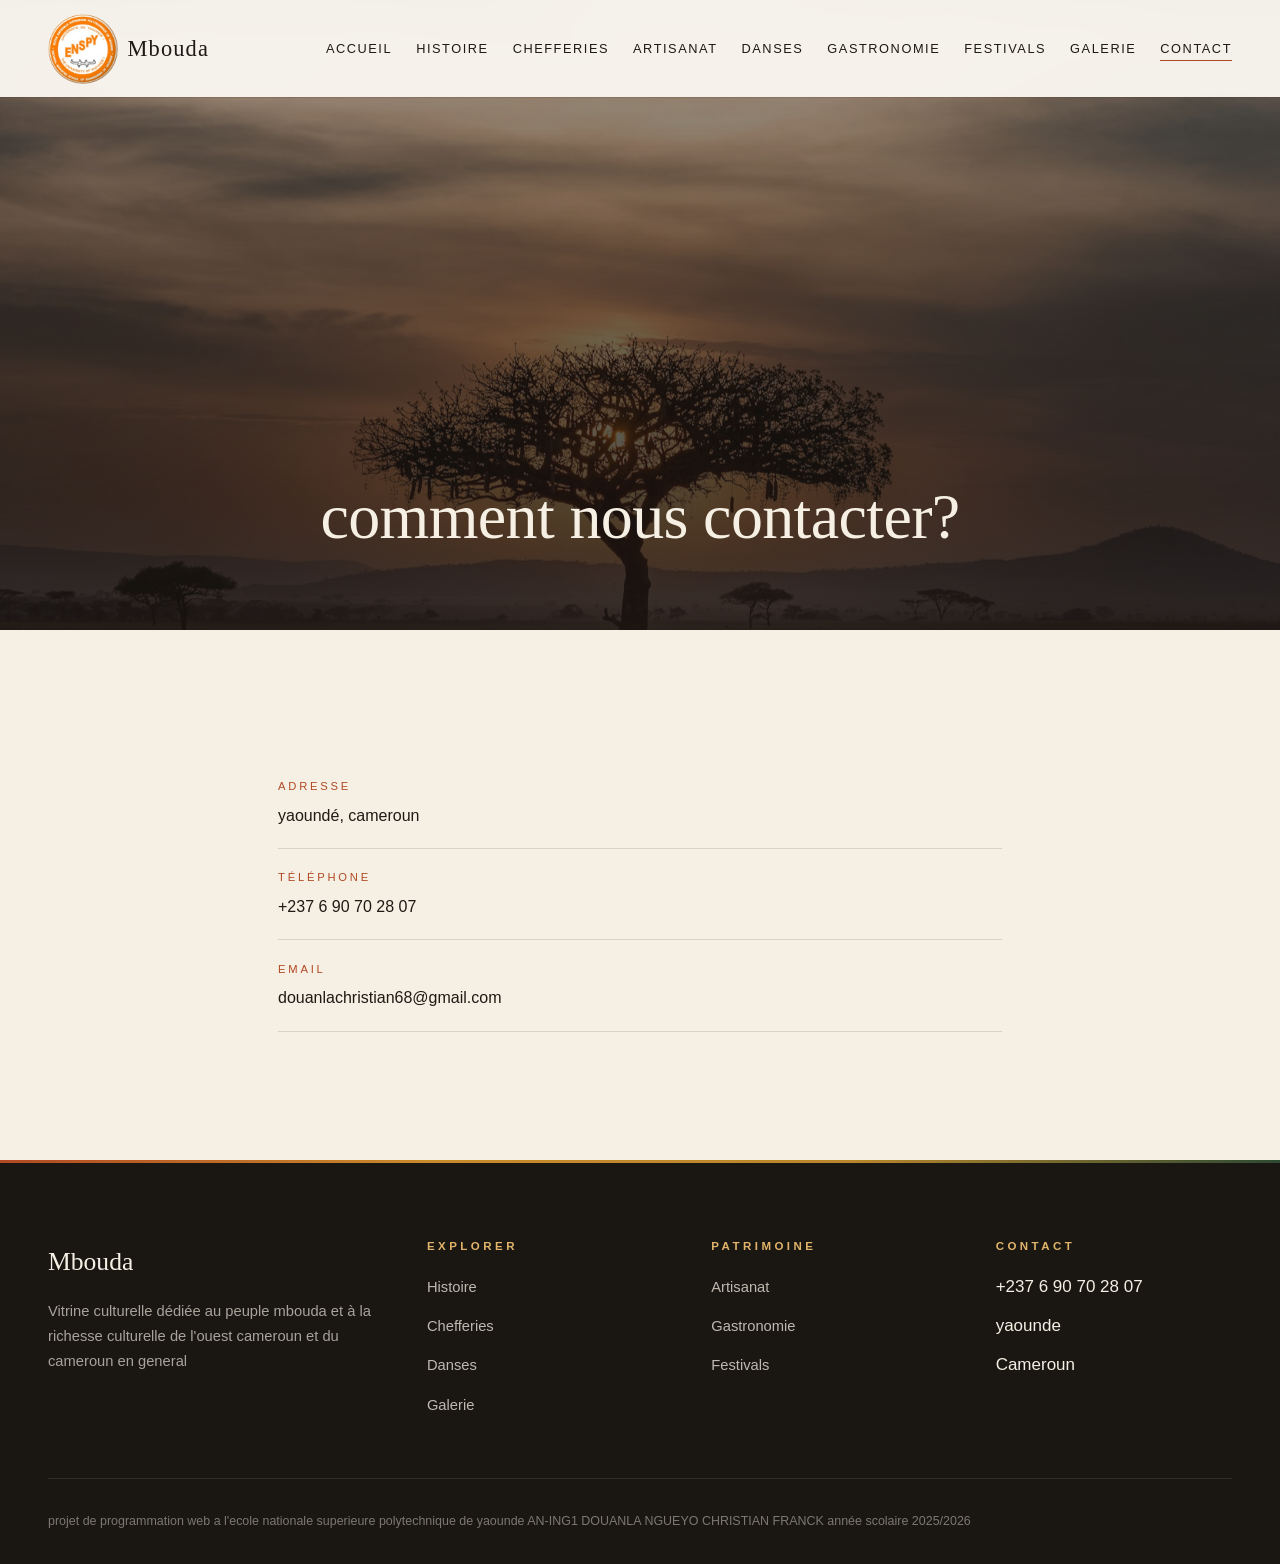
<file: contact.html>
<!DOCTYPE html>
<html lang="fr">
<head>
<meta charset="UTF-8"/><meta name="viewport" content="width=device-width, initial-scale=1.0"/>
<title>Contact — Mbouda Patrimoine</title>
<meta name="description" content="Contactez-nous pour préparer votre découverte de Mbouda et du peuple Bamboutos."/>
<link rel="stylesheet" href="base.css"/><link rel="stylesheet" href="contact.css"/>
</head>
<body>
<nav class="nav" id="nav">
  <a href="index.html" class="nav-logo">Mbouda</a>
  <button class="nav-toggle" id="navToggle" aria-label="Menu"><span></span><span></span><span></span></button>
  <ul class="nav-menu" id="navMenu">
    <li><a class="nav-link" href="index.html">Accueil</a></li><li><a class="nav-link" href="histoire.html">Histoire</a></li>
    <li><a class="nav-link" href="chefferies.html">Chefferies</a></li><li><a class="nav-link" href="artisanat.html">Artisanat</a></li>
    <li><a class="nav-link" href="danses.html">Danses</a></li><li><a class="nav-link" href="gastronomie.html">Gastronomie</a></li>
    <li><a class="nav-link" href="festivals.html">Festivals</a></li><li><a class="nav-link" href="galerie.html">Galerie</a></li>
    <li><a class="nav-link" href="contact.html">Contact</a></li>
  </ul>
</nav>

<header class="page-hero">
  <div class="hero-bg" style="background-image:url('assets/images/photo-1516026672322-bc52d61a55d5.jpg')"></div>
  <div class="container">
    
    <h1>comment nous contacter?</h1>
    
  </div>
</header>

<section>
  <div class="container long-form">
    
      <ul class="info-list">
        <li><span>Adresse</span><strong>yaoundé, cameroun</strong></li>
        <li><span>Téléphone</span><strong>+237 6 90 70 28 07</strong></li>
        <li><span>Email</span><strong>douanlachristian68@gmail.com</strong></li>
      </ul>
    </aside>
   
  </div>
</section>

<!-- FOOTER -->
<footer class="footer">
  <div class="footer-grid">
    <div>
      <div class="footer-brand">Mbouda</div>
      <p>Vitrine culturelle dédiée au peuple mbouda et à la richesse culturelle de l'ouest cameroun et du cameroun en general</p>
    </div>
    <div>
      <h4>Explorer</h4>
      <ul>
        <li><a href="histoire.html">Histoire</a></li>
        <li><a href="chefferies.html">Chefferies</a></li>
        <li><a href="danses.html">Danses</a></li>
        <li><a href="galerie.html">Galerie</a></li>
      </ul>
    </div>
    <div>
      <h4>Patrimoine</h4>
      <ul>
        <li><a href="artisanat.html">Artisanat</a></li>
        <li><a href="gastronomie.html">Gastronomie</a></li>
        <li><a href="festivals.html">Festivals</a></li>
      </ul>
    </div>
    <div>
      <h4>Contact</h4>
      <ul>
        <li>+237 6 90 70 28 07</li>
        <li>yaounde</li>
        <li>Cameroun</li>
      </ul>
    </div>
  </div>
  <div class="footer-bottom">
    <span>projet de programmation web a l'ecole nationale superieure polytechnique de yaounde  AN-ING1  DOUANLA NGUEYO CHRISTIAN FRANCK      année scolaire 2025/2026 </span>
  
  </div>
</footer>

<script src="js/main.js"></script>
</body>
</html>
</file>
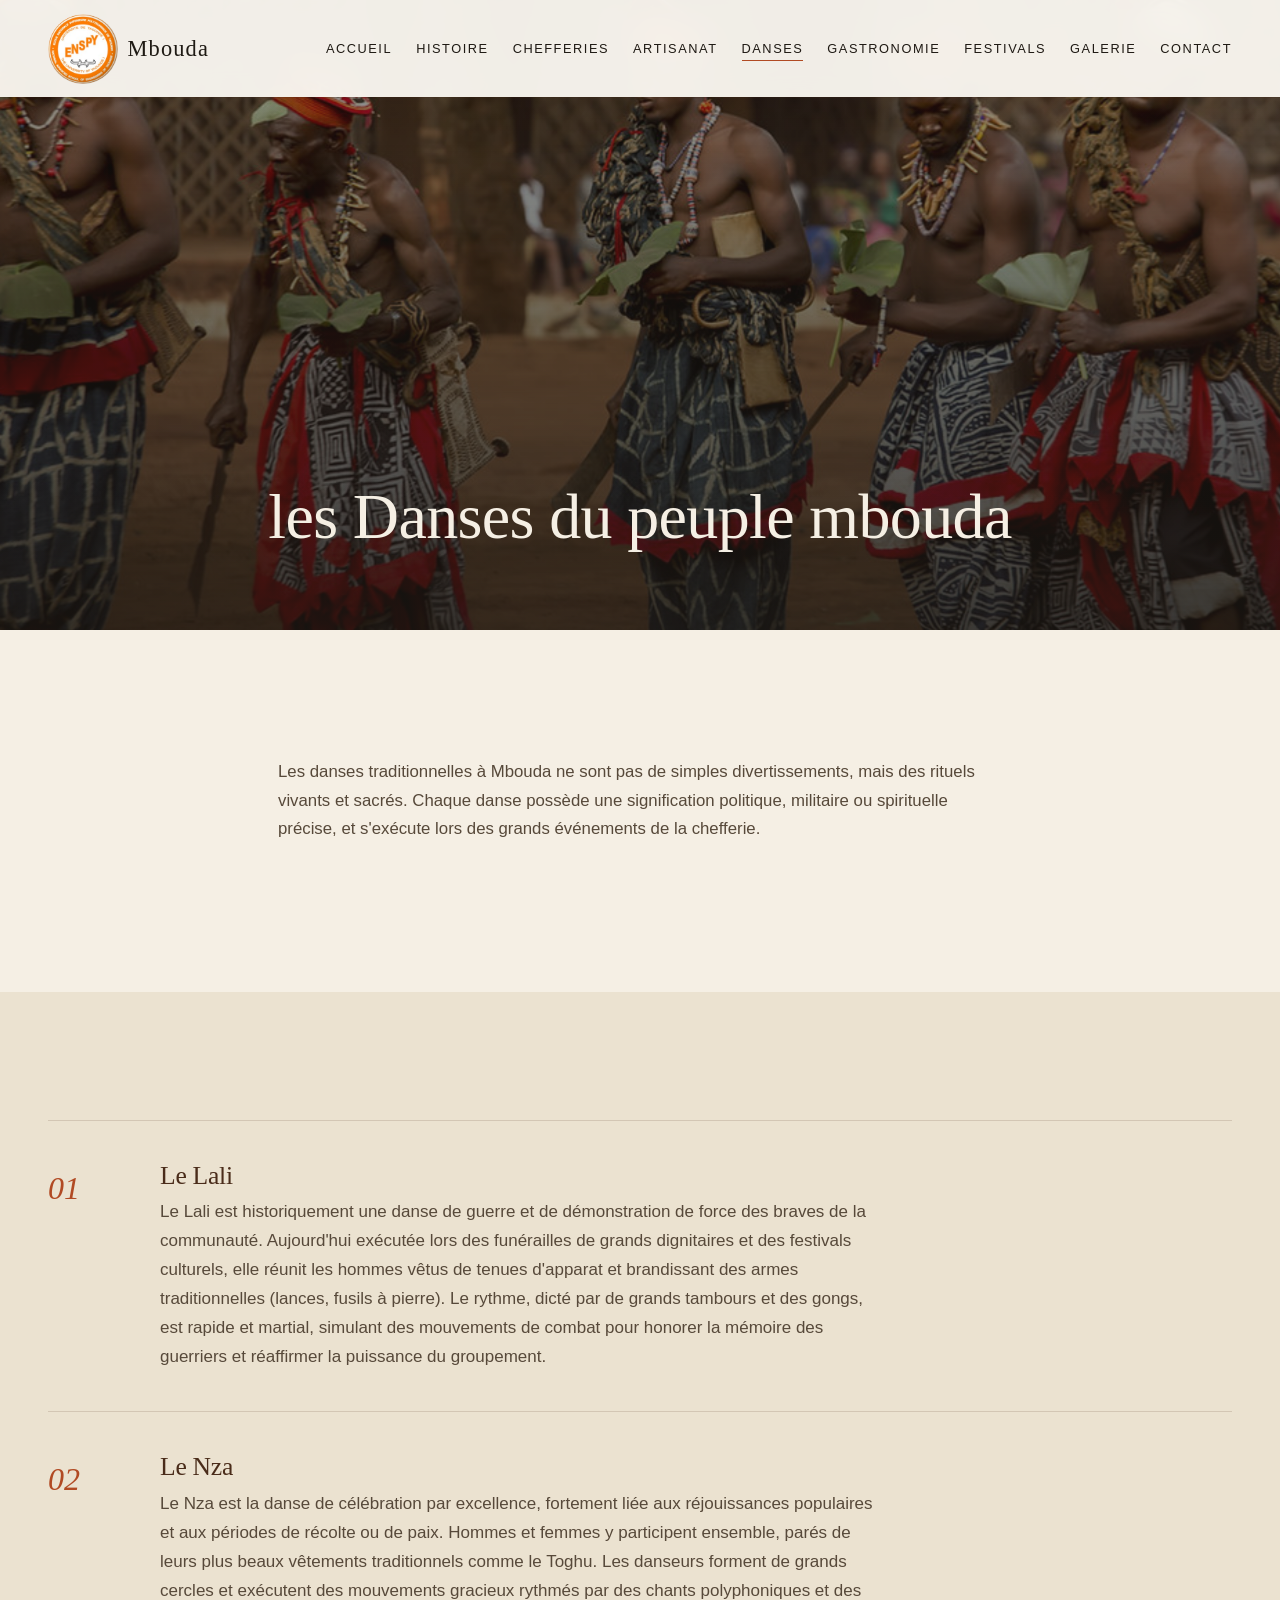
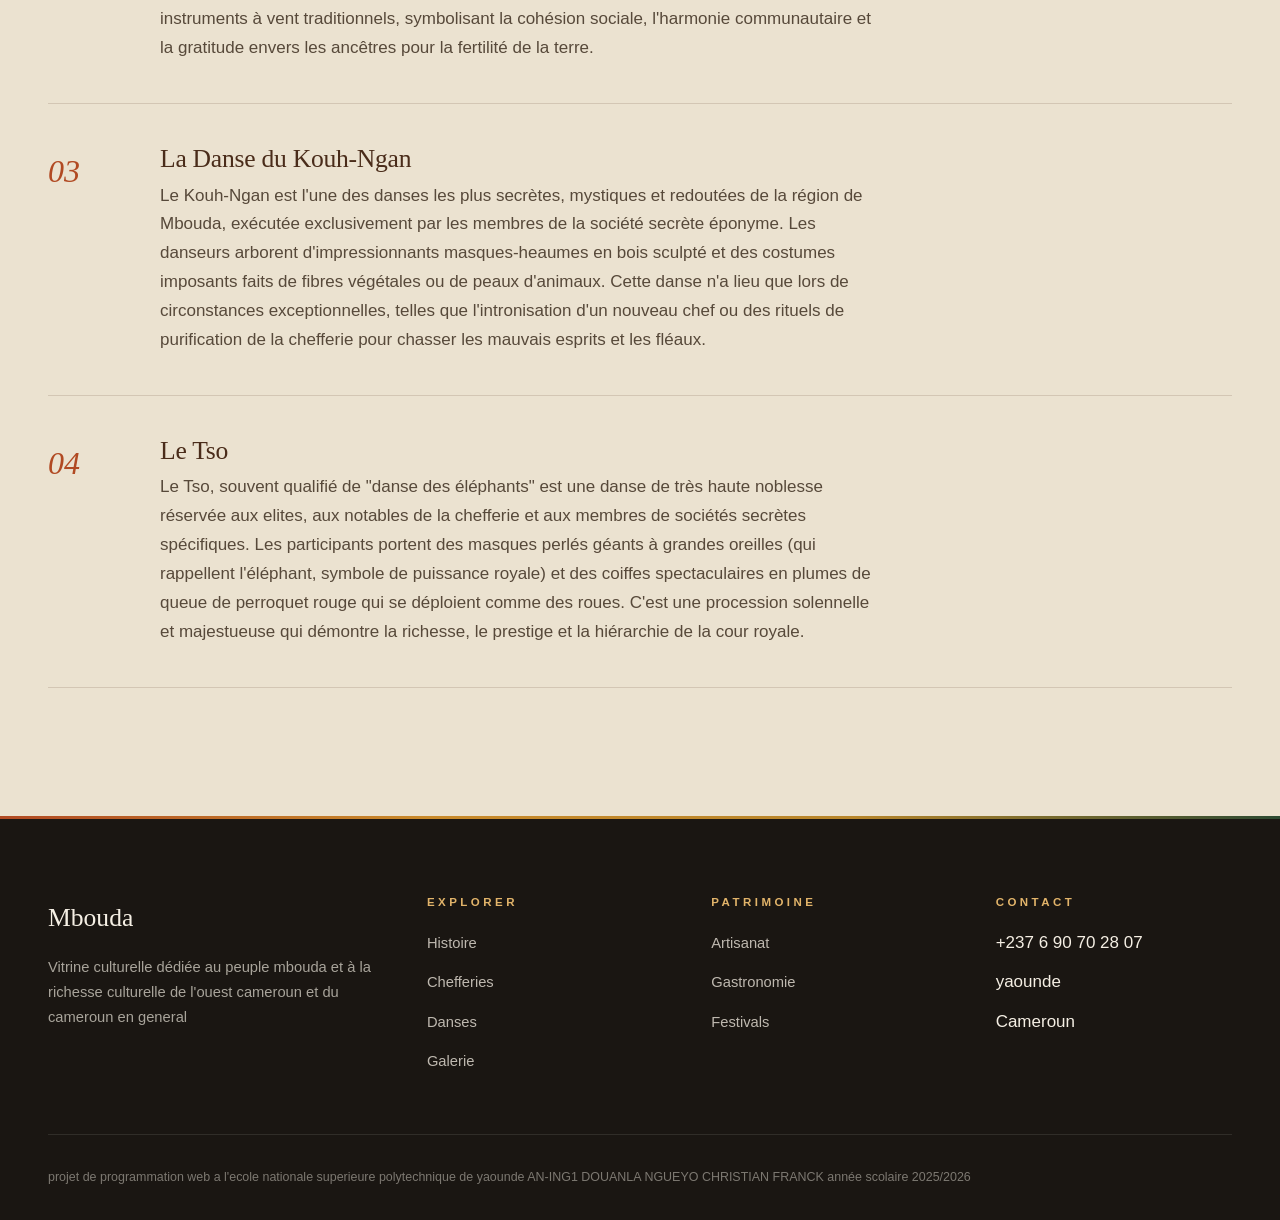
<file: danses.html>
<!DOCTYPE html>
<html lang="fr">
<head>
<meta charset="UTF-8"/><meta name="viewport" content="width=device-width, initial-scale=1.0"/>
<title>Danses & Masques des Bamboutos — Mekum, Mendzon, Lali</title>
<meta name="description" content="Les danses traditionnelles de Mbouda : Mekum, Mendzon, Lali, Nzap-Mekum. Masques sacrés et sociétés secrètes."/>
<link rel="stylesheet" href="base.css"/><link rel="stylesheet" href="danses.css"/>
</head>
<body>
<nav class="nav" id="nav">
  <a href="index.html" class="nav-logo">Mbouda</a>
  <button class="nav-toggle" id="navToggle" aria-label="Menu"><span></span><span></span><span></span></button>
  <ul class="nav-menu" id="navMenu">
    <li><a class="nav-link" href="index.html">Accueil</a></li><li><a class="nav-link" href="histoire.html">Histoire</a></li>
    <li><a class="nav-link" href="chefferies.html">Chefferies</a></li><li><a class="nav-link" href="artisanat.html">Artisanat</a></li>
    <li><a class="nav-link" href="danses.html">Danses</a></li><li><a class="nav-link" href="gastronomie.html">Gastronomie</a></li>
    <li><a class="nav-link" href="festivals.html">Festivals</a></li><li><a class="nav-link" href="galerie.html">Galerie</a></li>
    <li><a class="nav-link" href="contact.html">Contact</a></li>
  </ul>
</nav>

<header class="page-hero">
  <div class="hero-bg" style="background-image:url('assets/images/ftdanse.jpg')"></div>
  <div class="container">
    <span class="eyebrow"></span>
    <h1>les Danses du peuple mbouda</h1>
    
  </div>
</header>

<section style="border-top: 3rem;">
  <div class="container long-form">
    <p>Les danses traditionnelles à Mbouda ne sont pas de simples divertissements, mais des rituels vivants et sacrés. Chaque danse possède une signification politique, militaire ou spirituelle précise, et s'exécute lors des grands événements de la chefferie.</p>
    
  </div>
</section>

<section class="dance-list">
  <div class="container">
    <article class="dance-row reveal">
      <span class="dance-num">01</span>
      <div>
        <h3>Le Lali</h3>
        <p>Le Lali est historiquement une danse de guerre et de démonstration de force des braves de la communauté. Aujourd'hui exécutée lors des funérailles de grands dignitaires et des festivals culturels, elle réunit les hommes vêtus de tenues d'apparat et brandissant des armes traditionnelles (lances, fusils à pierre). Le rythme, dicté par de grands tambours et des gongs, est rapide et martial, simulant des mouvements de combat pour honorer la mémoire des guerriers et réaffirmer la puissance du groupement.</p>
      </div>
    </article>
    <article class="dance-row reveal">
      <span class="dance-num">02</span>
      <div>
        <h3>Le Nza</h3>
        <p>Le Nza est la danse de célébration par excellence, fortement liée aux réjouissances populaires et aux périodes de récolte ou de paix. Hommes et femmes y participent ensemble, parés de leurs plus beaux vêtements traditionnels comme le Toghu. Les danseurs forment de grands cercles et exécutent des mouvements gracieux rythmés par des chants polyphoniques et des instruments à vent traditionnels, symbolisant la cohésion sociale, l'harmonie communautaire et la gratitude envers les ancêtres pour la fertilité de la terre.</p>
      </div>
    </article>
    <article class="dance-row reveal">
      <span class="dance-num">03</span>
      <div>
        <h3>La Danse du Kouh-Ngan</h3>
        <p>Le Kouh-Ngan est l'une des danses les plus secrètes, mystiques et redoutées de la région de Mbouda, exécutée exclusivement par les membres de la société secrète éponyme. Les danseurs arborent d'impressionnants masques-heaumes en bois sculpté et des costumes imposants faits de fibres végétales ou de peaux d'animaux. Cette danse n'a lieu que lors de circonstances exceptionnelles, telles que l'intronisation d'un nouveau chef ou des rituels de purification de la chefferie pour chasser les mauvais esprits et les fléaux.</p>
      </div>
    </article>
    <article class="dance-row reveal">
      <span class="dance-num">04</span>
      <div>
        <h3>Le Tso</h3>
        <p>Le Tso, souvent qualifié de "danse des éléphants" est une danse de très haute noblesse réservée aux elites, aux notables de la chefferie et aux membres de sociétés secrètes spécifiques. Les participants portent des masques perlés géants à grandes oreilles (qui rappellent l'éléphant, symbole de puissance royale) et des coiffes spectaculaires en plumes de queue de perroquet rouge qui se déploient comme des roues. C'est une procession solennelle et majestueuse qui démontre la richesse, le prestige et la hiérarchie de la cour royale.    </p>
      </div>
    </article>
    
  </div>
</section>



<!-- FOOTER -->
<footer class="footer">
  <div class="footer-grid">
    <div>
      <div class="footer-brand">Mbouda</div>
      <p>Vitrine culturelle dédiée au peuple mbouda et à la richesse culturelle de l'ouest cameroun et du cameroun en general</p>
    </div>
    <div>
      <h4>Explorer</h4>
      <ul>
        <li><a href="histoire.html">Histoire</a></li>
        <li><a href="chefferies.html">Chefferies</a></li>
        <li><a href="danses.html">Danses</a></li>
        <li><a href="galerie.html">Galerie</a></li>
      </ul>
    </div>
    <div>
      <h4>Patrimoine</h4>
      <ul>
        <li><a href="artisanat.html">Artisanat</a></li>
        <li><a href="gastronomie.html">Gastronomie</a></li>
        <li><a href="festivals.html">Festivals</a></li>
      </ul>
    </div>
    <div>
      <h4>Contact</h4>
      <ul>
        <li>+237 6 90 70 28 07</li>
        <li>yaounde</li>
        <li>Cameroun</li>
      </ul>
    </div>
  </div>
  <div class="footer-bottom">
    <span>projet de programmation web a l'ecole nationale superieure polytechnique de yaounde  AN-ING1  DOUANLA NGUEYO CHRISTIAN FRANCK      année scolaire 2025/2026 </span>
  
  </div>
</footer>

<script src="js/main.js"></script>
</body>
</html>
</file>
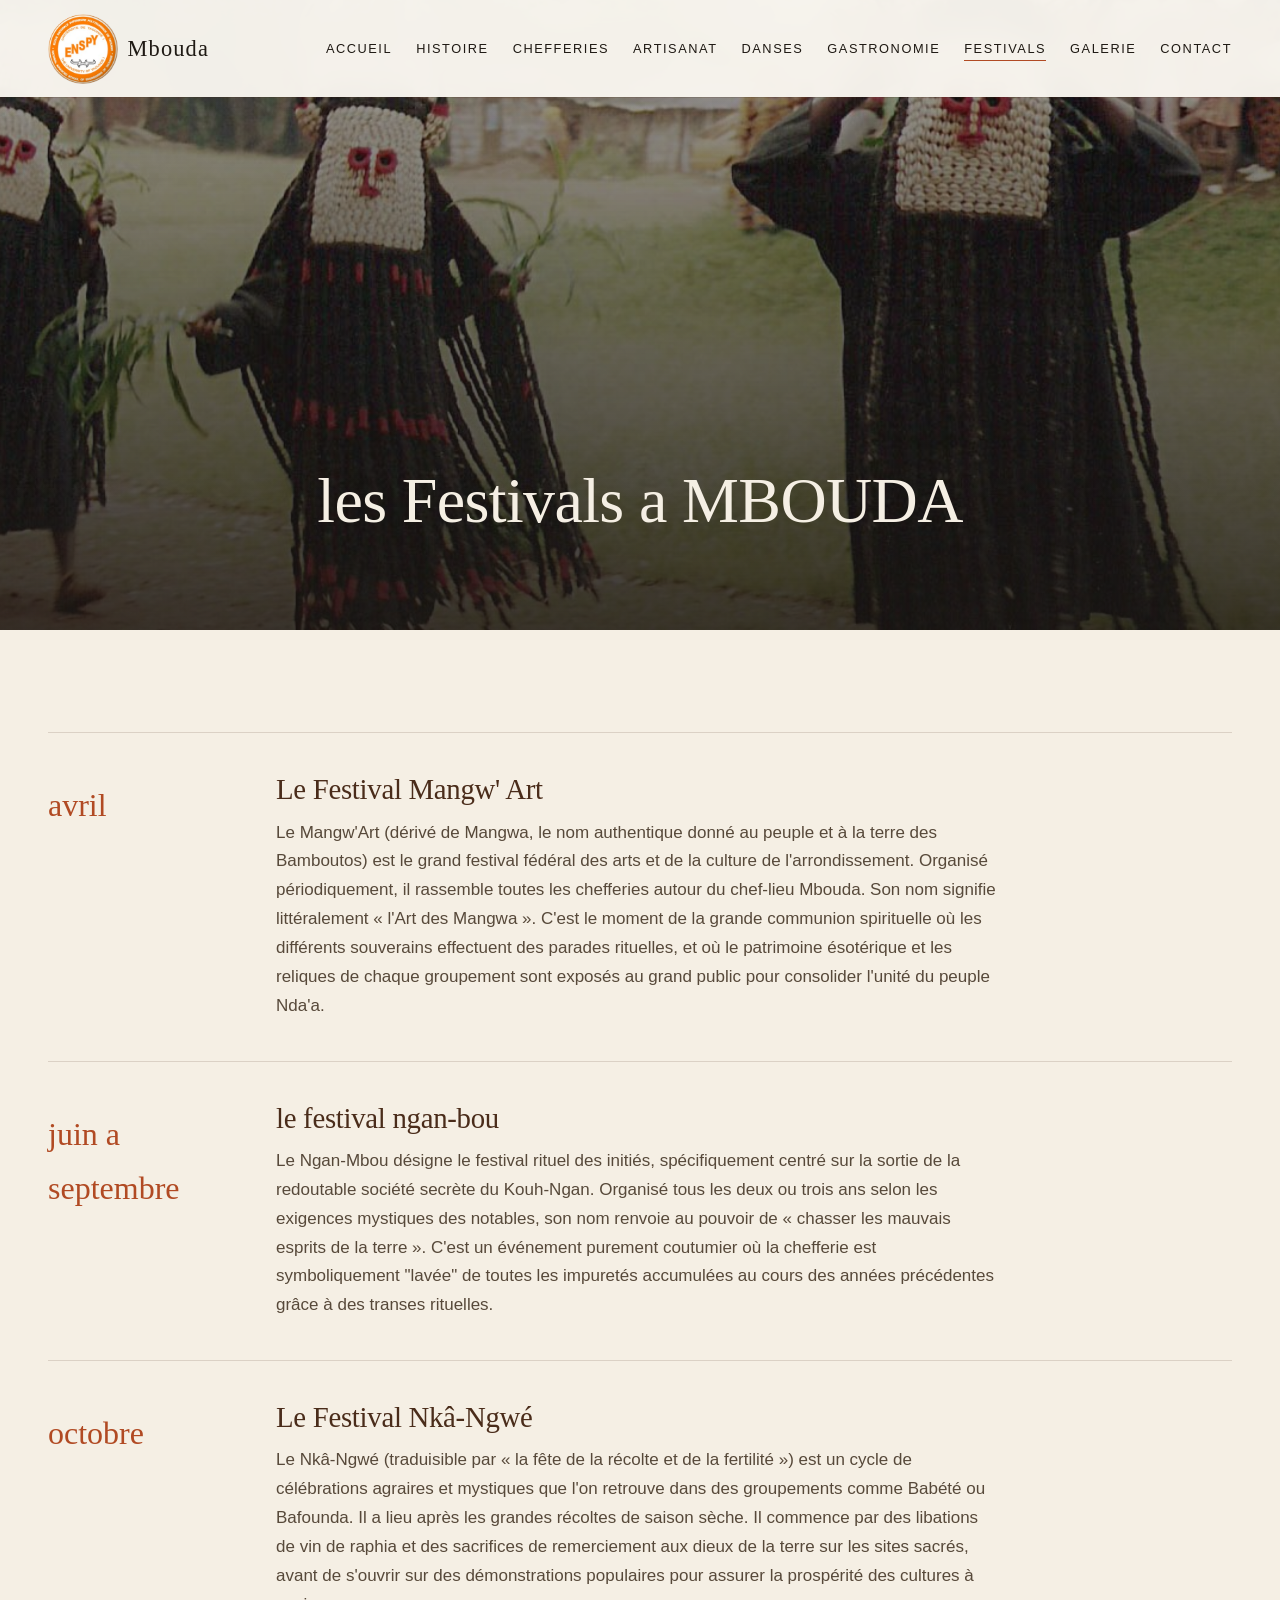
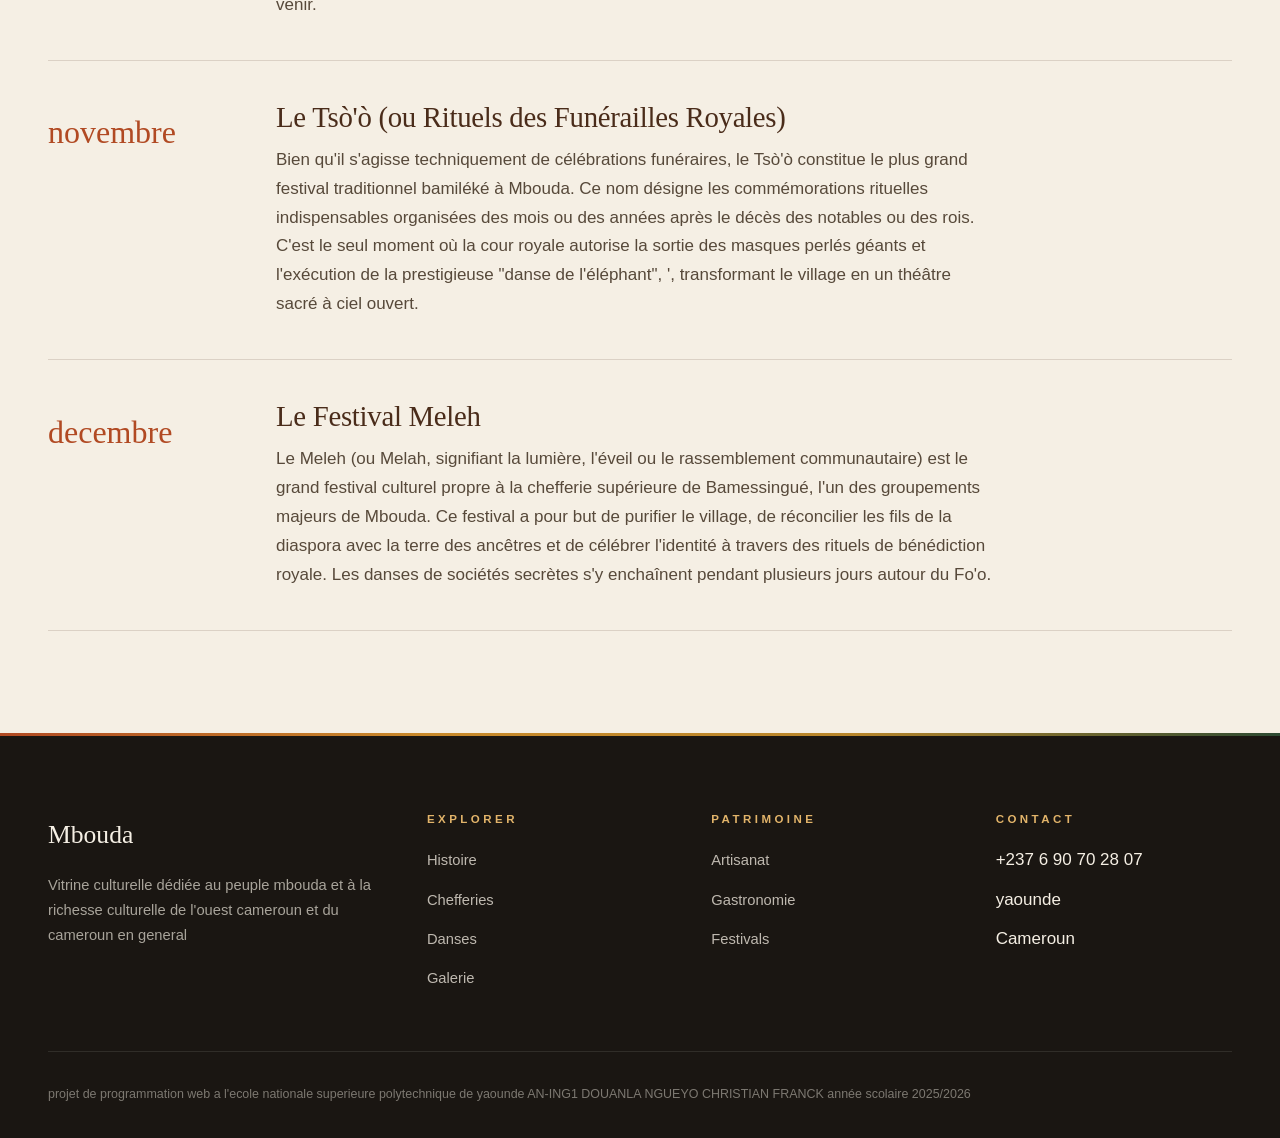
<file: festivals.html>
<!DOCTYPE html>
<html lang="fr">
<head>
<meta charset="UTF-8"/><meta name="viewport" content="width=device-width, initial-scale=1.0"/>
<title>Festivals & Célébrations de Mbouda</title>
<meta name="description" content="Les grandes fêtes culturelles des Bamboutos : Msem Todjom, Ngou'o, funérailles royales, Nguon et marchés saisonniers."/>
<link rel="stylesheet" href="base.css"/><link rel="stylesheet" href="festivals.css"/>
</head>
<body>
<nav class="nav" id="nav">
  <a href="index.html" class="nav-logo">Mbouda</a>
  <button class="nav-toggle" id="navToggle" aria-label="Menu"><span></span><span></span><span></span></button>
  <ul class="nav-menu" id="navMenu">
    <li><a class="nav-link" href="index.html">Accueil</a></li><li><a class="nav-link" href="histoire.html">Histoire</a></li>
    <li><a class="nav-link" href="chefferies.html">Chefferies</a></li><li><a class="nav-link" href="artisanat.html">Artisanat</a></li>
    <li><a class="nav-link" href="danses.html">Danses</a></li><li><a class="nav-link" href="gastronomie.html">Gastronomie</a></li>
    <li><a class="nav-link" href="festivals.html">Festivals</a></li><li><a class="nav-link" href="galerie.html">Galerie</a></li>
    <li><a class="nav-link" href="contact.html">Contact</a></li>
  </ul>
</nav>

<header class="page-hero">
  <div class="hero-bg" style="background-image:url('assets/images/fesssss.jpg')"></div>
  <div class="container">
    <span class="eyebrow"></span>
    <h1> les Festivals a MBOUDA</h1>
    <p></p>
  </div>
</header>

<section class="festivals-list">
  <div class="container">
    <article class="festival">
      <div class="festival-date"><span></span><strong>avril</strong></div>
      <div class="festival-body">
        <h3>Le Festival Mangw' Art</h3>
        <p>Le Mangw'Art (dérivé de Mangwa, le nom authentique donné au peuple et à la terre des Bamboutos) est le grand festival fédéral des arts et de la culture de l'arrondissement. Organisé périodiquement, il rassemble toutes les chefferies autour du chef-lieu Mbouda. Son nom signifie littéralement « l'Art des Mangwa ». C'est le moment de la grande communion spirituelle où les différents souverains effectuent des parades rituelles, et où le patrimoine ésotérique et les reliques de chaque groupement sont exposés au grand public pour consolider l'unité du peuple
Nda'a.</p>

      </div>
    </article>

    <article class="festival reveal">
      <div class="festival-date"><span></span><strong>juin a septembre</strong></div>
      <div class="festival-body">
        <h3>le festival ngan-bou</h3>
        <p>Le Ngan-Mbou désigne le festival rituel des initiés, spécifiquement centré sur la sortie de la redoutable société secrète du Kouh-Ngan.
Organisé tous les deux ou trois ans selon les exigences mystiques des notables, son nom renvoie au pouvoir de « chasser les mauvais esprits de la terre ». C'est un événement purement coutumier où la chefferie est symboliquement "lavée" de toutes les impuretés accumulées au cours des années précédentes grâce à des transes rituelles.</p>
      </div>
    </article>

    <article class="festival reveal">
      <div class="festival-date"><span></span><strong>octobre</strong></div>
      <div class="festival-body">
        <h3>Le Festival Nkâ-Ngwé</h3>
        <p>Le Nkâ-Ngwé (traduisible par « la fête de la récolte et de la fertilité ») est un cycle de célébrations agraires et mystiques que l'on retrouve dans des groupements comme Babété ou Bafounda. Il a lieu après les grandes récoltes de saison sèche. Il commence par des libations de vin de raphia et des sacrifices de remerciement aux dieux de la terre sur les sites sacrés, avant de s'ouvrir sur des démonstrations populaires pour assurer la prospérité des cultures à venir.</p>
      </div>
    </article>

    <article class="festival reveal">
      <div class="festival-date"><span></span><strong>novembre</strong></div>
      <div class="festival-body">
        <h3>Le Tsò'ò (ou Rituels des Funérailles
Royales)</h3>
        <p>Bien qu'il s'agisse techniquement de célébrations funéraires, le Tsò'ò constitue le plus grand festival traditionnel bamiléké à Mbouda. Ce nom désigne les commémorations rituelles indispensables organisées des mois ou des années après le décès des notables ou des rois. C'est le seul moment où la cour royale autorise la sortie des masques perlés géants et l'exécution de la prestigieuse "danse de l'éléphant",
', transformant le village en un théâtre
sacré à ciel ouvert.</p>
      </div>
    </article>

    <article class="festival reveal">
      <div class="festival-date"><span></span><strong>decembre</strong></div>
      <div class="festival-body">
        <h3>Le Festival Meleh</h3>
        <p>Le Meleh (ou Melah, signifiant la lumière, l'éveil ou le rassemblement communautaire) est le grand festival culturel propre à la chefferie supérieure de Bamessingué, l'un des groupements majeurs de Mbouda. Ce festival a pour but de purifier le village, de réconcilier les fils de la diaspora avec la terre des ancêtres et de célébrer l'identité à travers des rituels de bénédiction royale. Les danses de sociétés secrètes s'y enchaînent pendant plusieurs jours autour du Fo'o.</p>
      </div>
    </article>
    
</section>



<!-- FOOTER -->
<footer class="footer">
  <div class="footer-grid">
    <div>
      <div class="footer-brand">Mbouda</div>
      <p>Vitrine culturelle dédiée au peuple mbouda et à la richesse culturelle de l'ouest cameroun et du cameroun en general</p>
    </div>
    <div>
      <h4>Explorer</h4>
      <ul>
        <li><a href="histoire.html">Histoire</a></li>
        <li><a href="chefferies.html">Chefferies</a></li>
        <li><a href="danses.html">Danses</a></li>
        <li><a href="galerie.html">Galerie</a></li>
      </ul>
    </div>
    <div>
      <h4>Patrimoine</h4>
      <ul>
        <li><a href="artisanat.html">Artisanat</a></li>
        <li><a href="gastronomie.html">Gastronomie</a></li>
        <li><a href="festivals.html">Festivals</a></li>
      </ul>
    </div>
    <div>
      <h4>Contact</h4>
      <ul>
        <li>+237 6 90 70 28 07</li>
        <li>yaounde</li>
        <li>Cameroun</li>
      </ul>
    </div>
  </div>
  <div class="footer-bottom">
    <span>projet de programmation web a l'ecole nationale superieure polytechnique de yaounde  AN-ING1  DOUANLA NGUEYO CHRISTIAN FRANCK      année scolaire 2025/2026 </span>
  
  </div>
</footer>

<script src="js/main.js"></script>
</body>
</html>
</file>
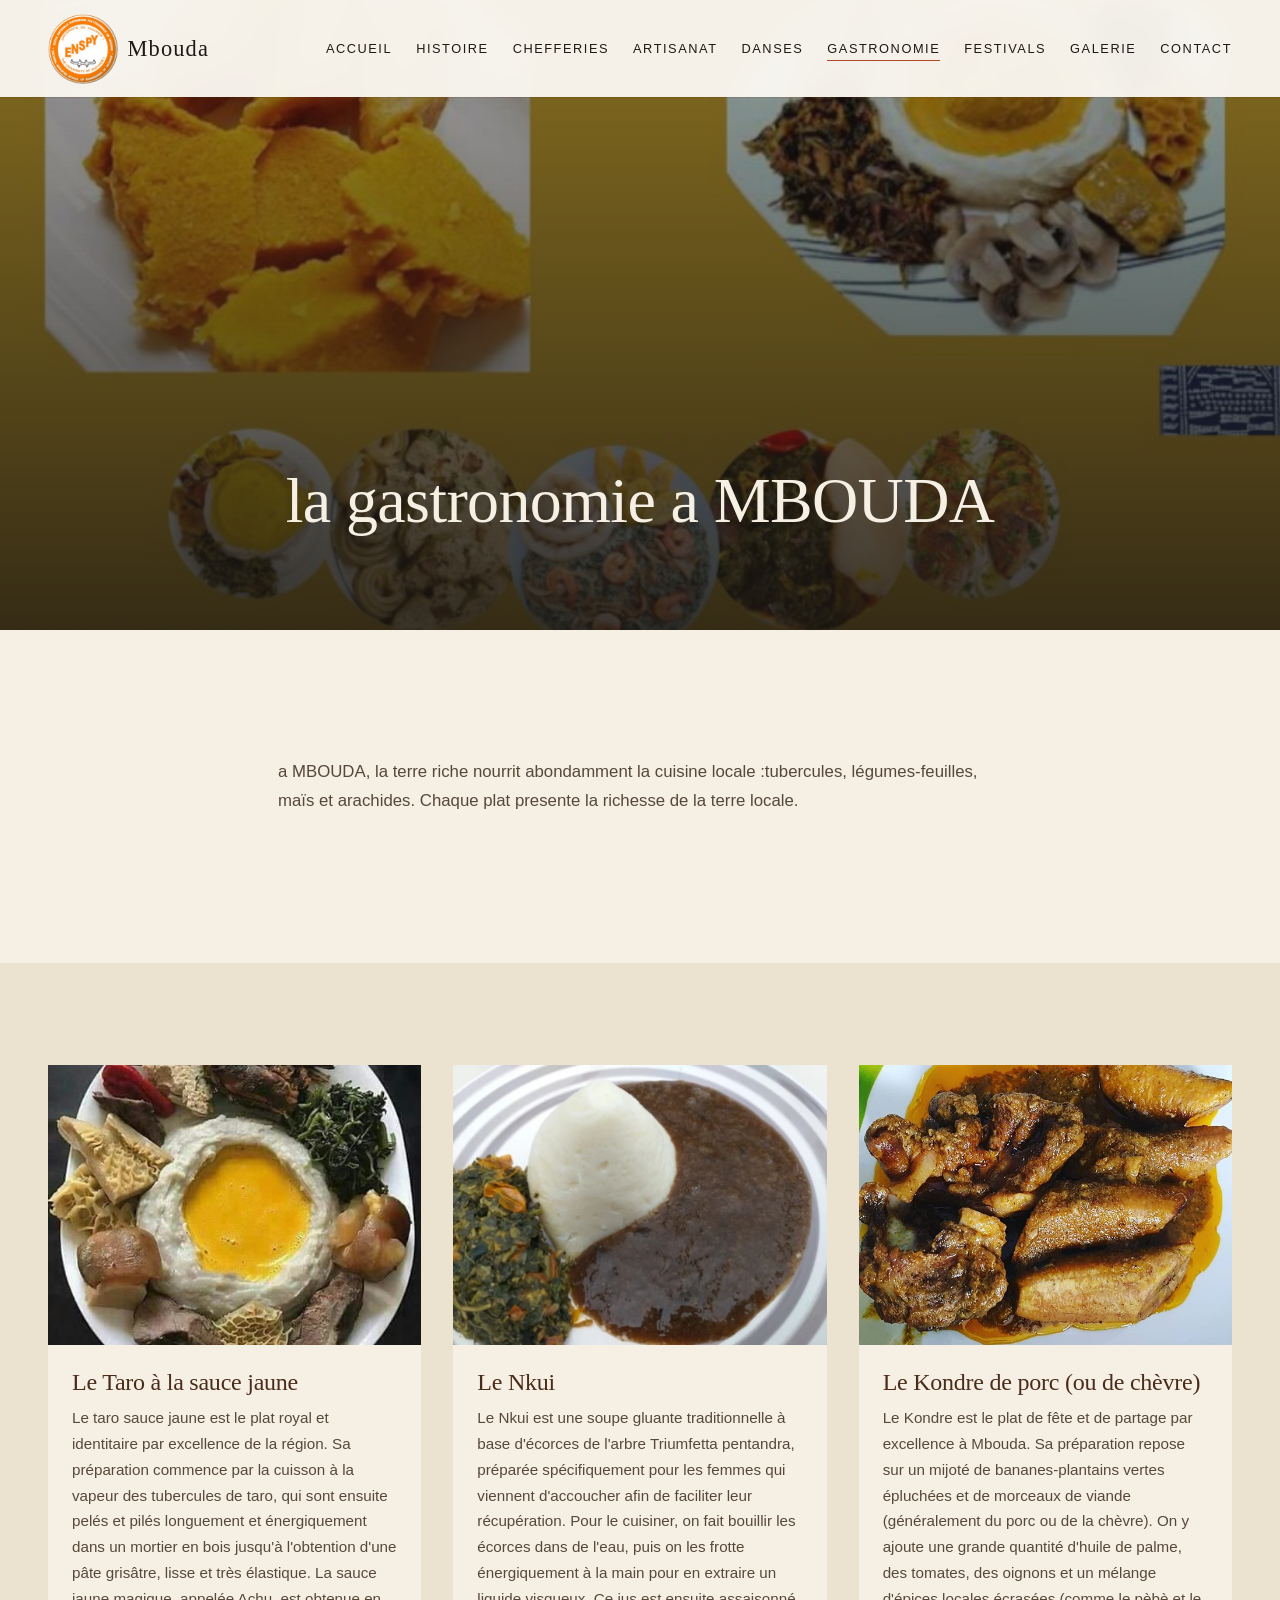
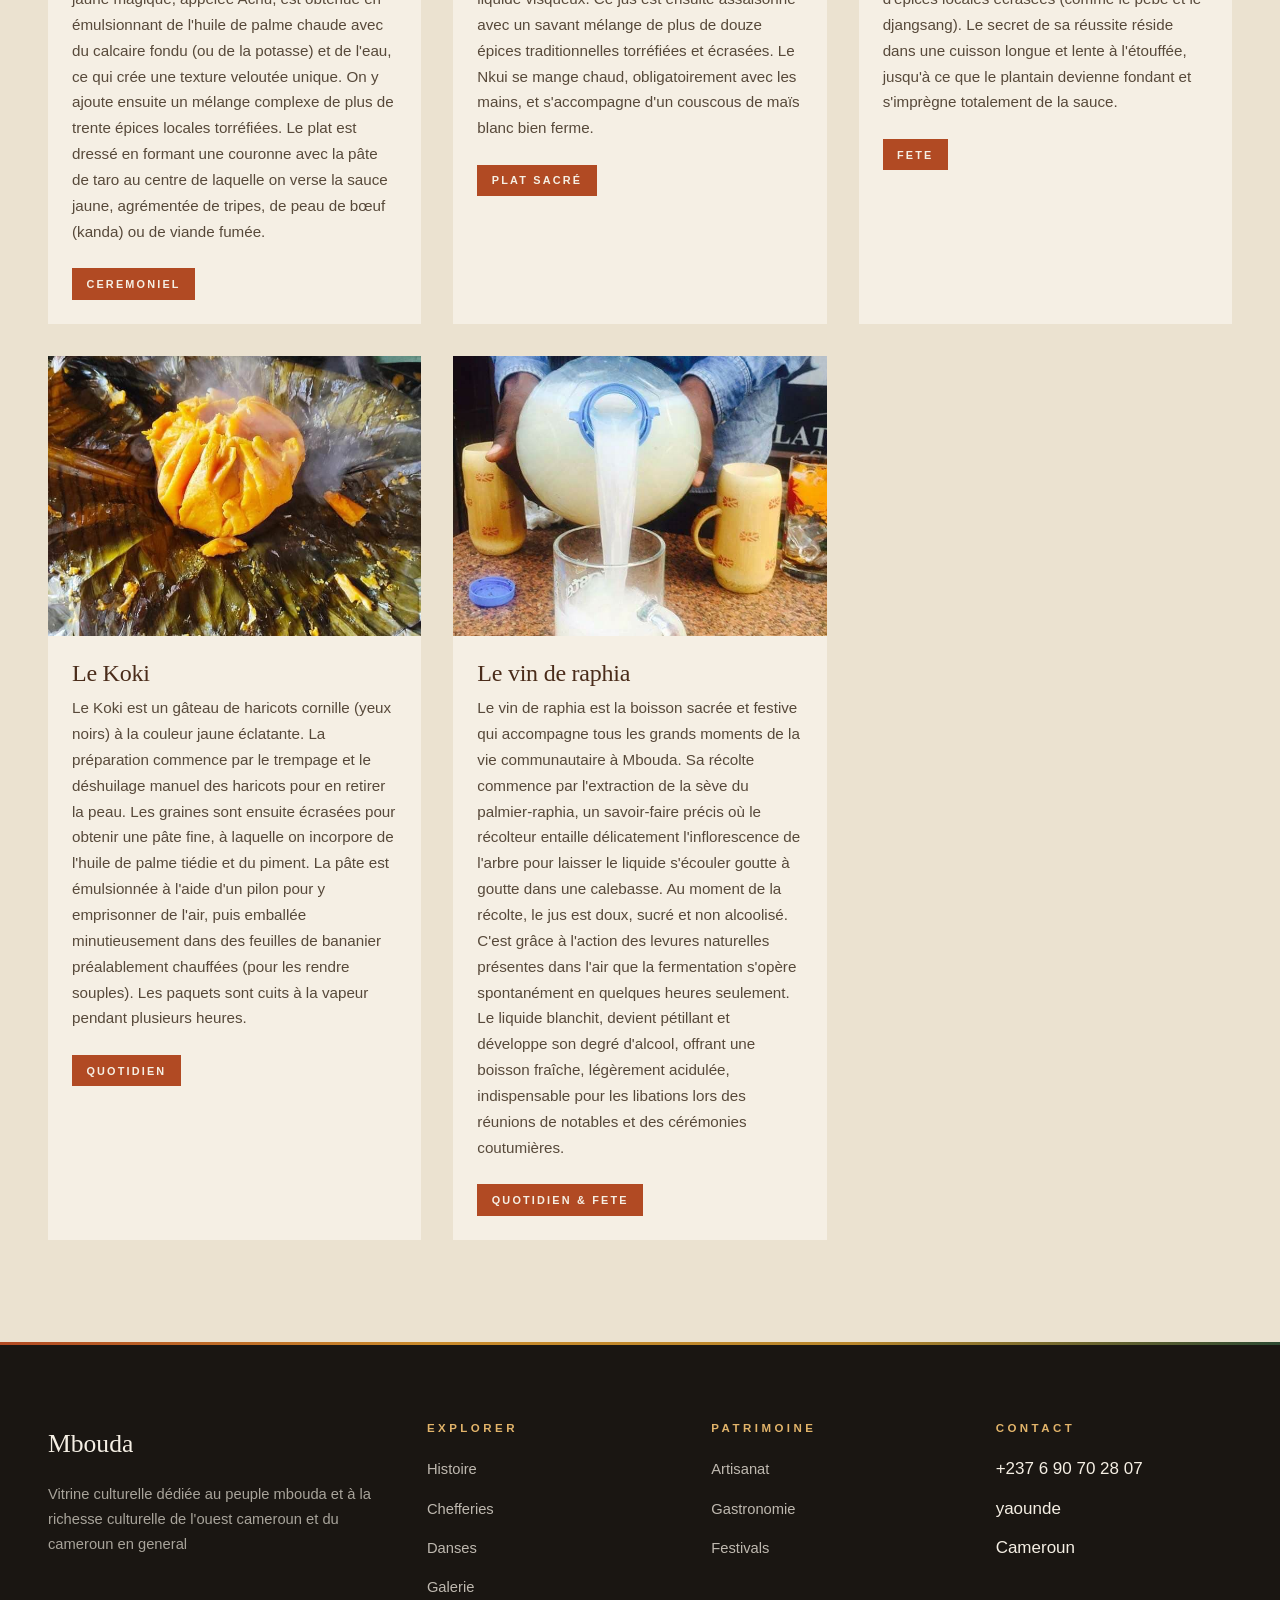
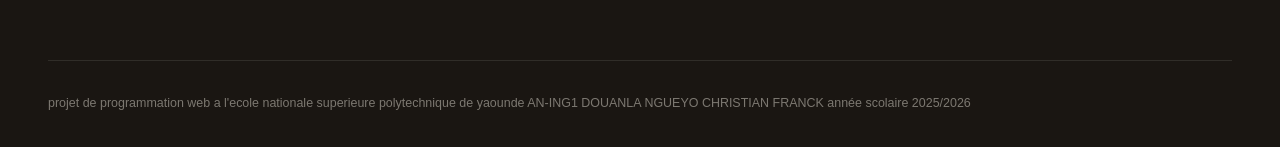
<file: gastronomie.html>
<!DOCTYPE html>
<html lang="fr">
<head>
<meta charset="UTF-8"/><meta name="viewport" content="width=device-width, initial-scale=1.0"/>
<title>Gastronomie de Mbouda — Nkui, Taro, Koki</title>
<meta name="description" content="La cuisine des Bamboutos : nkui, taro à la sauce jaune, koki, kondrè, plats sacrés et quotidiens des Hauts-Plateaux."/>
<link rel="stylesheet" href="base.css"/><link rel="stylesheet" href="gastronomie.css"/>
</head>
<body>
<nav class="nav" id="nav">
  <a href="index.html" class="nav-logo">Mbouda</a>
  <button class="nav-toggle" id="navToggle" aria-label="Menu"><span></span><span></span><span></span></button>
  <ul class="nav-menu" id="navMenu">
    <li><a class="nav-link" href="index.html">Accueil</a></li><li><a class="nav-link" href="histoire.html">Histoire</a></li>
    <li><a class="nav-link" href="chefferies.html">Chefferies</a></li><li><a class="nav-link" href="artisanat.html">Artisanat</a></li>
    <li><a class="nav-link" href="danses.html">Danses</a></li><li><a class="nav-link" href="gastronomie.html">Gastronomie</a></li>
    <li><a class="nav-link" href="festivals.html">Festivals</a></li><li><a class="nav-link" href="galerie.html">Galerie</a></li>
    <li><a class="nav-link" href="contact.html">Contact</a></li>
  </ul>
</nav>

<header class="page-hero">
  <div class="hero-bg" style="background-image:url('assets/images/ftgastro.jpg')"></div>
  <div class="container">
    <span class="eyebrow"></span>
    <h1>la gastronomie a MBOUDA</h1>
    <p></p>
  </div>
</header>

<section style="border-top: 3rem;">
  <div class="container long-form">
    <p>a MBOUDA, la terre riche nourrit abondamment la cuisine locale :tubercules, légumes-feuilles, maïs et arachides. Chaque plat presente la richesse de la terre locale.</p>
  </div>
</section>

<section class="dishes">
  <div class="container">
    <div class="dishes-grid">
      <article class="dish reveal">
        <div class="dish-img" style="background-image:url('assets/images/taro.jpg')"></div>
        <h3>Le Taro à la sauce jaune </h3>
        <p>Le taro sauce jaune est le plat royal et identitaire par excellence de la région. Sa préparation commence par la cuisson à la vapeur des tubercules de taro, qui sont ensuite pelés et pilés longuement et énergiquement dans un mortier en bois jusqu'à l'obtention d'une pâte grisâtre, lisse et très élastique. La sauce jaune magique, appelée Achu, est obtenue en émulsionnant de l'huile de palme chaude avec du calcaire fondu (ou de la potasse) et de l'eau, ce qui crée une texture veloutée unique. On y ajoute ensuite un mélange complexe de plus de trente épices locales torréfiées. Le plat est dressé en formant une couronne avec la pâte de taro au centre de laquelle on verse la sauce jaune, agrémentée de tripes, de peau de bœuf (kanda) ou de viande fumée.</p>
        <span class="dish-tag">ceremoniel</span>
      </article>
      <article class="dish reveal reveal-delay-1">
        <div class="dish-img" style="background-image:url('assets/images/nkui.jpeg')"></div>
        <h3>Le Nkui</h3>
        <p>Le Nkui est une soupe gluante traditionnelle à base d'écorces de l'arbre Triumfetta pentandra, préparée spécifiquement pour les femmes qui viennent d'accoucher afin de faciliter leur récupération. Pour le cuisiner, on fait bouillir les écorces dans de l'eau, puis on les frotte énergiquement à la main pour en extraire un liquide visqueux. Ce jus est ensuite assaisonné avec un savant mélange de plus de douze épices traditionnelles torréfiées et écrasées. Le Nkui se mange chaud, obligatoirement avec les mains, et s'accompagne d'un couscous de maïs blanc bien ferme.</p>
        <span class="dish-tag">plat sacré</span>
      </article>
      <article class="dish reveal reveal-delay-2">
        <div class="dish-img" style="background-image:url('assets/images/kondre.jpg')"></div>
        <h3>Le Kondre de porc (ou de chèvre)</h3>
        <p>Le Kondre est le plat de fête et de partage par excellence à Mbouda. Sa préparation repose sur un mijoté de bananes-plantains vertes épluchées et de morceaux de viande (généralement du porc ou de la chèvre). On y ajoute une grande quantité d'huile de palme, des tomates, des oignons et un mélange d'épices locales écrasées (comme le pèbè et le djangsang). Le secret de sa réussite réside dans une cuisson longue et lente à l'étouffée, jusqu'à ce que le plantain devienne fondant et s'imprègne totalement de la sauce.</p>
        <span class="dish-tag">fete</span>
      </article>
      <article class="dish reveal">
        <div class="dish-img" style="background-image:url('assets/images/koki.jpg')"></div>
        <h3>Le Koki</h3>
        <p>Le Koki est un gâteau de haricots cornille (yeux noirs) à la couleur jaune éclatante. La préparation commence par le trempage et le déshuilage manuel des haricots pour en retirer la peau. Les graines sont ensuite écrasées pour obtenir une pâte fine, à laquelle on incorpore de l'huile de palme tiédie et du piment. La pâte est émulsionnée à l'aide d'un pilon pour y emprisonner de l'air, puis emballée minutieusement dans des feuilles de bananier préalablement chauffées (pour les rendre souples). Les paquets sont cuits à la vapeur pendant plusieurs heures.</p>
        <span class="dish-tag">quotidien</span>
      </article>
      <article class="dish reveal reveal-delay-1">
        <div class="dish-img" style="background-image:url('assets/images/vin\ de\ palme.jpg')"></div>
        <h3>Le vin de raphia</h3>
        <p>Le vin de raphia est la boisson sacrée et festive qui accompagne tous les grands moments de la vie communautaire à Mbouda. Sa récolte commence par l'extraction de la sève du palmier-raphia, un savoir-faire précis où le récolteur entaille délicatement l'inflorescence de l'arbre pour laisser le liquide s'écouler goutte à goutte dans une calebasse. Au moment de la récolte, le jus est doux, sucré et non alcoolisé. C'est grâce à l'action des levures naturelles présentes dans l'air que la fermentation s'opère spontanément en quelques heures seulement. Le liquide blanchit, devient pétillant et développe son degré d'alcool, offrant une boisson fraîche, légèrement acidulée, indispensable pour les libations lors des réunions de notables et des cérémonies coutumières.</p>
        <span class="dish-tag">Quotidien & fete</span>
      </article>
      
    </div>
  </div>
</section>

<!-- FOOTER -->
<footer class="footer">
  <div class="footer-grid">
    <div>
      <div class="footer-brand">Mbouda</div>
      <p>Vitrine culturelle dédiée au peuple mbouda et à la richesse culturelle de l'ouest cameroun et du cameroun en general</p>
    </div>
    <div>
      <h4>Explorer</h4>
      <ul>
        <li><a href="histoire.html">Histoire</a></li>
        <li><a href="chefferies.html">Chefferies</a></li>
        <li><a href="danses.html">Danses</a></li>
        <li><a href="galerie.html">Galerie</a></li>
      </ul>
    </div>
    <div>
      <h4>Patrimoine</h4>
      <ul>
        <li><a href="artisanat.html">Artisanat</a></li>
        <li><a href="gastronomie.html">Gastronomie</a></li>
        <li><a href="festivals.html">Festivals</a></li>
      </ul>
    </div>
    <div>
      <h4>Contact</h4>
      <ul>
        <li>+237 6 90 70 28 07</li>
        <li>yaounde</li>
        <li>Cameroun</li>
      </ul>
    </div>
  </div>
  <div class="footer-bottom">
    <span>projet de programmation web a l'ecole nationale superieure polytechnique de yaounde  AN-ING1  DOUANLA NGUEYO CHRISTIAN FRANCK      année scolaire 2025/2026 </span>
  
  </div>
</footer>

<script src="js/main.js"></script>
</body>
</html>
</file>
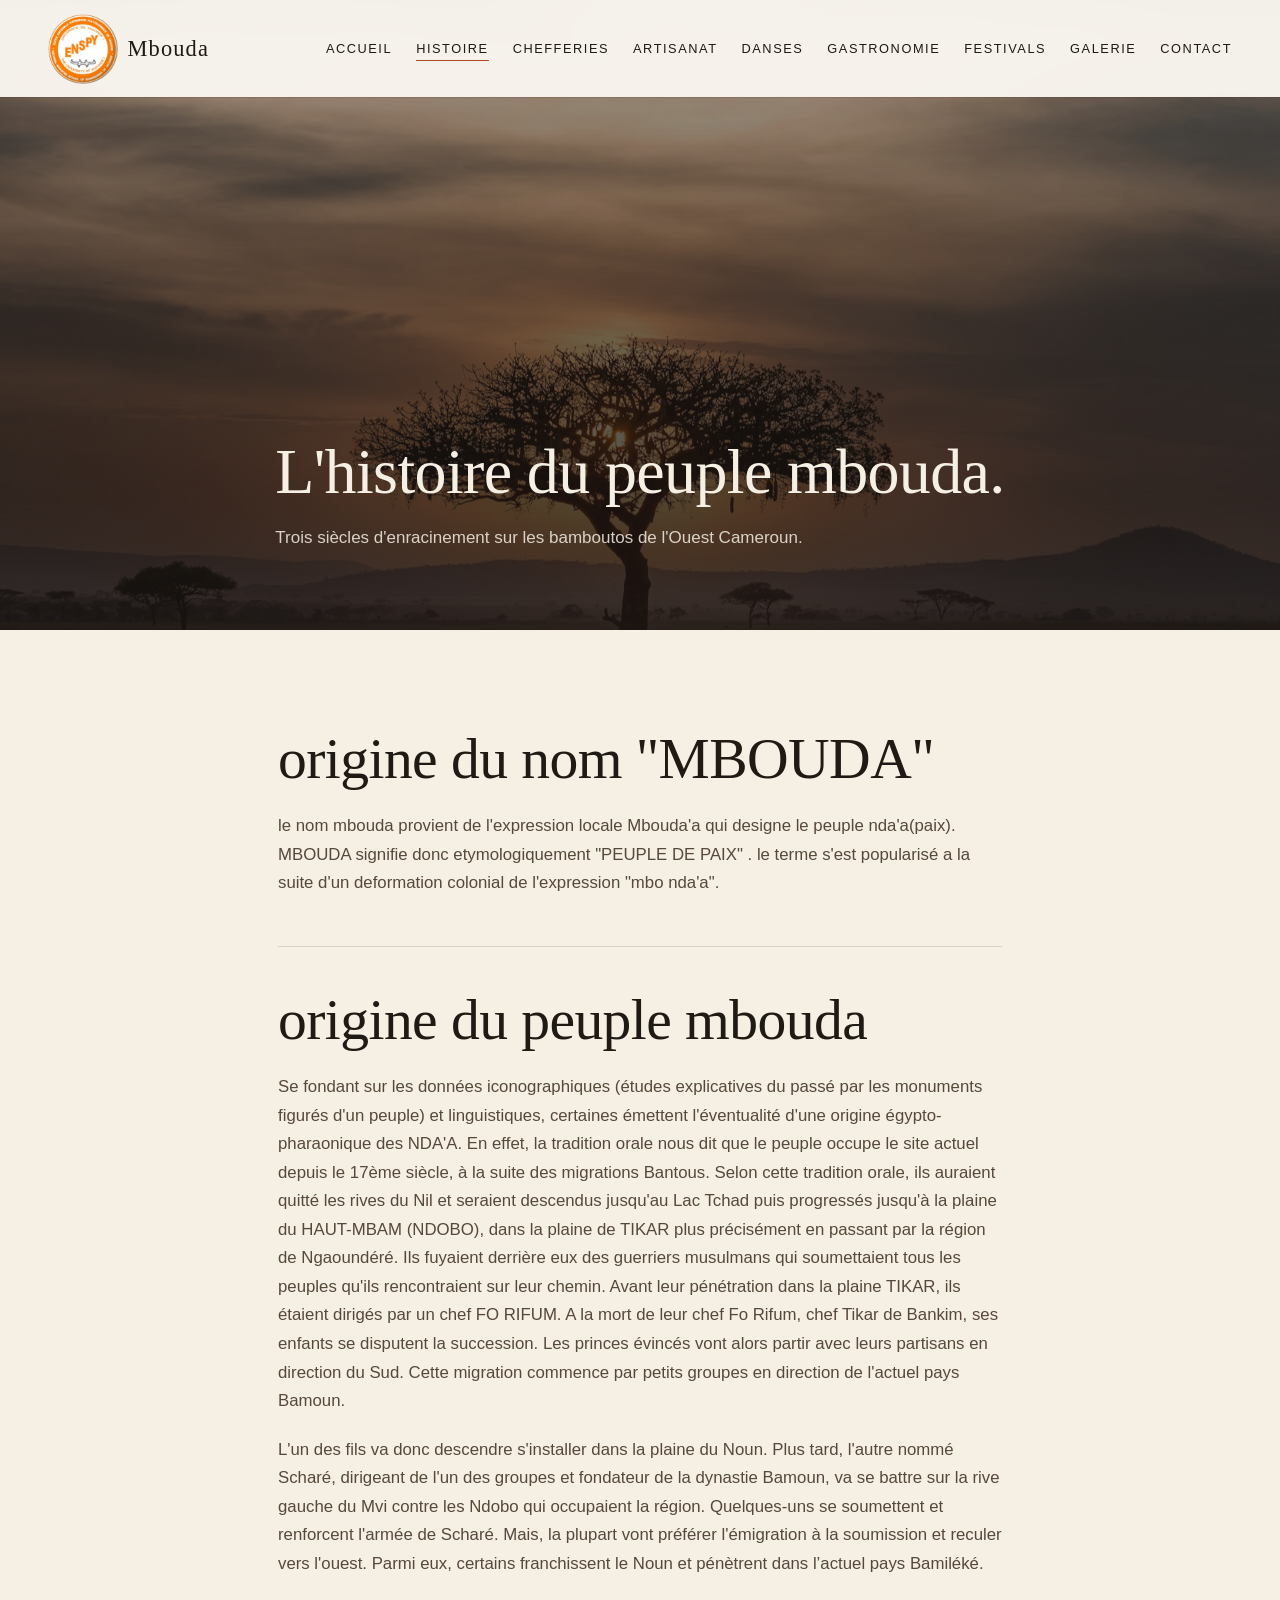
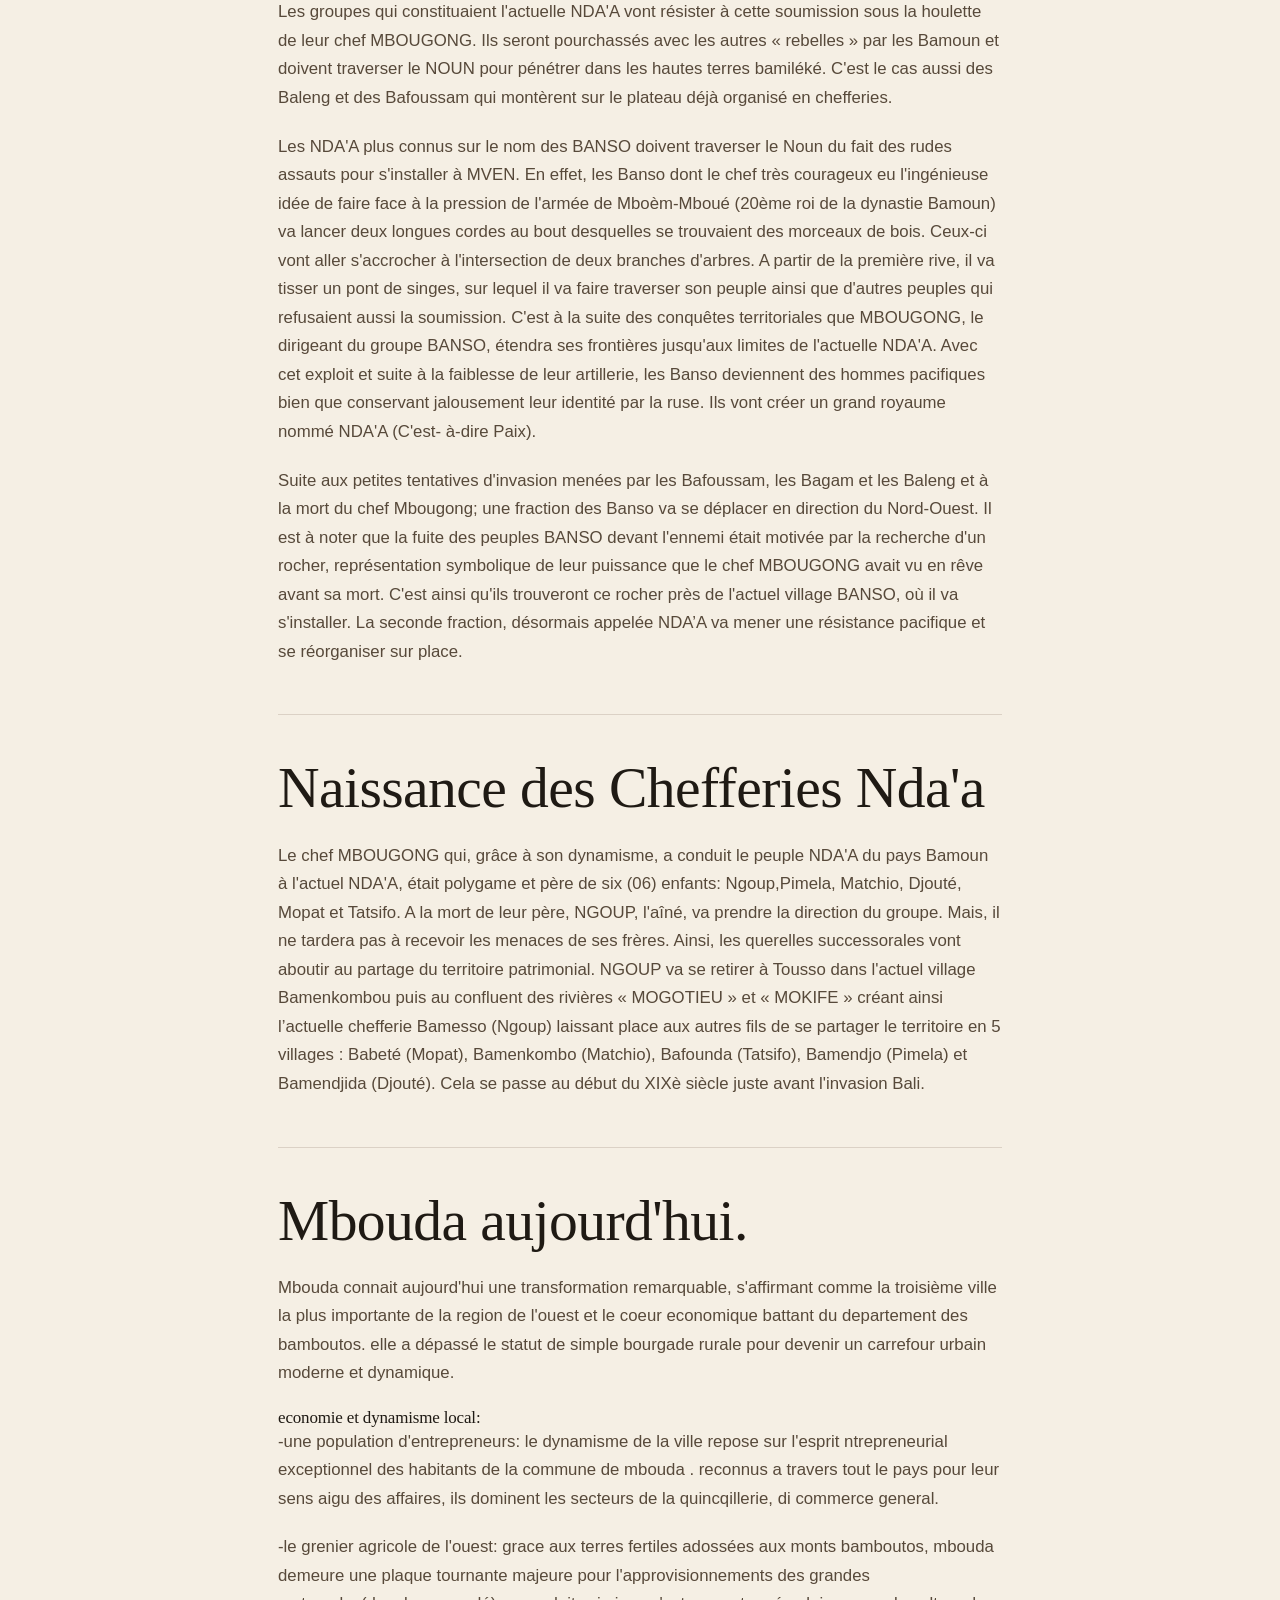
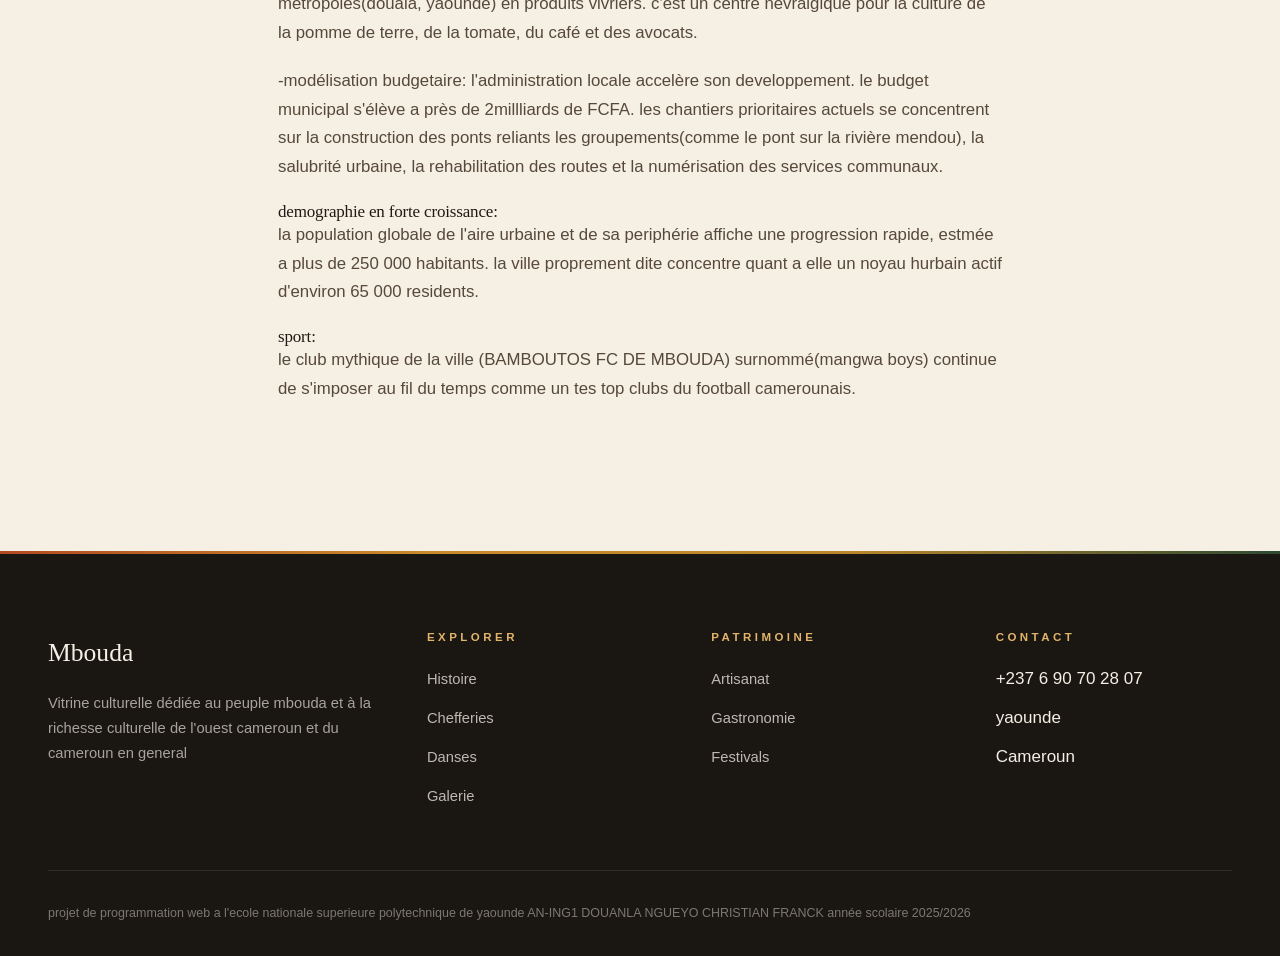
<file: histoire.html>
<!DOCTYPE html>
<html lang="fr">
<head>
<meta charset="UTF-8"/>
<meta name="viewport" content="width=device-width, initial-scale=1.0"/>
<title>Histoire de Mbouda — Des Tikar aux Bamboutos</title>
<meta name="description" content="Histoire du peuple Bamboutos : origines Tikar, migrations vers les Hauts-Plateaux, fondation des chefferies, époque coloniale et Mbouda contemporaine."/>
<link rel="stylesheet" href="base.css"/>
<link rel="stylesheet" href="histoire.css"/>
</head>
<body>

<nav class="nav" id="nav">
  <a href="index.html" class="nav-logo">Mbouda</a>
  <button class="nav-toggle" id="navToggle" aria-label="Menu"><span></span><span></span><span></span></button>
  <ul class="nav-menu" id="navMenu">
    <li><a class="nav-link" href="index.html">Accueil</a></li>
    <li><a class="nav-link" href="histoire.html">Histoire</a></li>
    <li><a class="nav-link" href="chefferies.html">Chefferies</a></li>
    <li><a class="nav-link" href="artisanat.html">Artisanat</a></li>
    <li><a class="nav-link" href="danses.html">Danses</a></li>
    <li><a class="nav-link" href="gastronomie.html">Gastronomie</a></li>
    <li><a class="nav-link" href="festivals.html">Festivals</a></li>
    <li><a class="nav-link" href="galerie.html">Galerie</a></li>
    <li><a class="nav-link" href="contact.html">Contact</a></li>
  </ul>
</nav>

<header class="page-hero">
  <div class="hero-bg" style="background-image:url('assets/images/photo-1516026672322-bc52d61a55d5.jpg')"></div>
  <div class="container">
    <span class="eyebrow"></span>
    <h1>L'histoire du peuple mbouda.</h1>
    <p>Trois siècles d'enracinement sur les bamboutos de l'Ouest Cameroun.</p>
  </div>
</header>

<section style="padding-top: 3rem;">
  <div class="container long-form">
    
    <h2>origine du nom "MBOUDA"</h2>
    <p class="reveal">le nom mbouda provient de l'expression locale Mbouda'a qui designe le peuple nda'a(paix). MBOUDA signifie donc etymologiquement "PEUPLE DE PAIX" . le terme s'est popularisé a la suite d'un deformation colonial de l'expression "mbo nda'a".</p>
    
    <h2 class="reveal">origine du peuple mbouda</h2>
    <p class="reveal">Se fondant sur les données iconographiques (études explicatives du passé par les monuments figurés d'un peuple) et linguistiques, certaines émettent l'éventualité d'une origine égypto-pharaonique des NDA'A. En effet, la tradition orale nous dit que le peuple occupe le site actuel depuis le 17ème siècle, à la suite des migrations Bantous. Selon cette tradition orale, ils auraient quitté les rives du Nil et seraient descendus jusqu'au Lac Tchad puis progressés jusqu'à la plaine du HAUT-MBAM (NDOBO), dans la plaine de TIKAR plus précisément en passant par la région de Ngaoundéré. Ils fuyaient derrière eux des guerriers musulmans qui soumettaient tous les peuples qu'ils rencontraient sur leur chemin. Avant leur pénétration dans la plaine TIKAR, ils étaient dirigés par un chef FO RIFUM. A la mort de leur chef Fo Rifum, chef Tikar de Bankim, ses enfants se disputent la succession. Les princes évincés vont alors partir avec leurs partisans en direction du Sud. Cette migration commence par petits groupes en direction de l'actuel pays Bamoun.</p>
    <p class="reveal">L'un des fils va donc descendre s'installer dans la plaine du Noun. Plus tard, l'autre nommé Scharé, dirigeant de l'un des groupes et fondateur de la dynastie Bamoun, va se battre sur la rive gauche du Mvi contre les Ndobo qui occupaient la région. Quelques-uns se soumettent et renforcent l'armée de Scharé. Mais, la plupart vont préférer l'émigration à la soumission et reculer vers l'ouest. Parmi eux, certains franchissent le Noun et pénètrent dans l’actuel pays Bamiléké.</p>
    <p class="reveal">Les groupes qui constituaient l'actuelle NDA'A vont résister à cette soumission sous la houlette de leur chef MBOUGONG. Ils seront pourchassés avec les autres « rebelles » par les Bamoun et doivent traverser le NOUN pour pénétrer dans les hautes terres bamiléké. C'est le cas aussi des Baleng et des Bafoussam qui montèrent sur le plateau déjà organisé en chefferies.</p>
    <p class="reveal">Les NDA'A plus connus sur le nom des BANSO doivent traverser le Noun du fait des rudes assauts pour s'installer à MVEN. En effet, les Banso dont le chef très courageux eu l'ingénieuse idée de faire face à la pression de l'armée de Mboèm-Mboué (20ème roi de la dynastie Bamoun) va lancer deux longues cordes au bout desquelles se trouvaient des morceaux de bois. Ceux-ci vont aller s'accrocher à l'intersection de deux branches d'arbres. A partir de la première rive, il va tisser un pont de singes, sur lequel il va faire traverser son peuple ainsi que d'autres peuples qui refusaient aussi la soumission. C'est à la suite des conquêtes territoriales que MBOUGONG, le dirigeant du groupe BANSO, étendra ses frontières jusqu'aux limites de l'actuelle NDA'A. Avec cet exploit et suite à la faiblesse de leur artillerie, les Banso deviennent des hommes pacifiques bien  que conservant jalousement leur identité par la ruse. Ils vont créer un grand royaume nommé NDA'A (C'est- à-dire Paix).</p>
    <p class="reveal">Suite aux petites tentatives d'invasion menées par les Bafoussam, les Bagam et les Baleng et à la mort du chef Mbougong; une fraction des Banso va se déplacer en direction du Nord-Ouest. Il est à noter que la fuite des peuples BANSO devant l'ennemi était motivée par la recherche d'un rocher, représentation symbolique de leur puissance que le chef MBOUGONG avait vu en rêve avant sa mort. C'est ainsi qu'ils trouveront ce rocher près de l'actuel village BANSO, où il va s'installer. La seconde fraction, désormais appelée NDA’A va mener une résistance pacifique et se réorganiser sur place.</p>
    

    <h2 class="reveal">Naissance des Chefferies Nda'a</h2>
    <p class="reveal">Le chef MBOUGONG qui, grâce à son dynamisme, a conduit le peuple NDA'A du pays Bamoun à l'actuel NDA'A, était polygame et père de six (06) enfants: Ngoup,Pimela, Matchio, Djouté, Mopat et Tatsifo. A la mort de leur père, NGOUP, l'aîné, va prendre la direction du groupe. Mais, il ne tardera pas à recevoir les menaces de ses frères. Ainsi, les querelles successorales vont aboutir au partage du territoire patrimonial. NGOUP va se retirer  à  Tousso  dans  l'actuel  village  Bamenkombou  puis  au  confluent  des  rivières « MOGOTIEU » et « MOKIFE » créant ainsi l’actuelle chefferie Bamesso (Ngoup) laissant place aux autres fils de se partager le territoire en 5 villages : Babeté (Mopat), Bamenkombo (Matchio), Bafounda (Tatsifo), Bamendjo (Pimela) et Bamendjida (Djouté). Cela se passe au début du XIXè siècle juste avant l'invasion Bali.</p>


    <h2 class="reveal">Mbouda aujourd'hui.</h2>
    <p class="reveal">Mbouda connait aujourd'hui une transformation remarquable, s'affirmant comme la troisième ville la plus importante de la region de l'ouest et le coeur economique battant du departement des bamboutos. elle a dépassé le statut de simple bourgade rurale pour devenir un carrefour urbain moderne et dynamique.</p>
    <h4 class="reveal">economie et dynamisme local:</h4>
    <p class="reveal">-une population d'entrepreneurs: le dynamisme de la ville repose sur l'esprit ntrepreneurial exceptionnel des habitants de la commune de mbouda . reconnus a travers tout le pays pour leur sens aigu des affaires, ils dominent les secteurs de la quincqillerie, di commerce general.</p>
    <p class="reveal">-le grenier agricole de l'ouest: grace aux terres fertiles adossées aux monts bamboutos, mbouda demeure une plaque tournante majeure pour l'approvisionnements des grandes metropoles(douala, yaoundé) en produits vivriers. c'est un centre névralgique pour la culture de la pomme de terre, de la tomate, du café et des avocats.</p>
    <p class="reveal">-modélisation budgetaire: l'administration locale accelère son developpement. le budget municipal s'élève a près de 2millliards de FCFA. les chantiers prioritaires actuels se concentrent sur la construction des ponts reliants les groupements(comme le pont sur la rivière mendou), la salubrité urbaine, la rehabilitation des routes et la numérisation des services communaux. </p>
    <h4 class="reveal">demographie en forte croissance:</h4>
    <p class="reveal">la population globale de l'aire urbaine et de sa periphérie affiche une progression rapide, estmée a plus de 250 000 habitants. la ville proprement dite concentre quant a elle un noyau hurbain actif d'environ 65 000 residents.</p>
    <h4 class="reveal">sport:</h4>
    <p class="reveal">le club mythique de la ville (BAMBOUTOS FC DE MBOUDA) surnommé(mangwa boys) continue de s'imposer au fil du temps comme un tes top clubs du football camerounais.</p>
    
  </div>
</section>

<!-- FOOTER -->
<footer class="footer">
  <div class="footer-grid">
    <div>
      <div class="footer-brand">Mbouda</div>
      <p>Vitrine culturelle dédiée au peuple mbouda et à la richesse culturelle de l'ouest cameroun et du cameroun en general</p>
    </div>
    <div>
      <h4>Explorer</h4>
      <ul>
        <li><a href="histoire.html">Histoire</a></li>
        <li><a href="chefferies.html">Chefferies</a></li>
        <li><a href="danses.html">Danses</a></li>
        <li><a href="galerie.html">Galerie</a></li>
      </ul>
    </div>
    <div>
      <h4>Patrimoine</h4>
      <ul>
        <li><a href="artisanat.html">Artisanat</a></li>
        <li><a href="gastronomie.html">Gastronomie</a></li>
        <li><a href="festivals.html">Festivals</a></li>
      </ul>
    </div>
    <div>
      <h4>Contact</h4>
      <ul>
        <li>+237 6 90 70 28 07</li>
        <li>yaounde</li>
        <li>Cameroun</li>
      </ul>
    </div>
  </div>
  <div class="footer-bottom">
    <span>projet de programmation web a l'ecole nationale superieure polytechnique de yaounde  AN-ING1  DOUANLA NGUEYO CHRISTIAN FRANCK      année scolaire 2025/2026 </span>
  
  </div>
</footer>

<script src="js/main.js"></script>
</body>
</html>
</file>
<file: base.css>
/* =========================================================
   MBOUDA — Patrimoine Bamboutos
   Design system commun à toutes les pages
   Inspirations : Patrie Art, Visit Rwanda, Quai Branly,
   Zeitz MOCAA, Nso Museum
   ========================================================= */

:root {
  /* Palette terre & forêt */
  --terre-cuite: #b14a23;
  --terre-cuite-foncee: #7a2f15;
  --ocre: #c98a2b;
  --ocre-clair: #e2b46a;
  --or-tradition: #b8862b;
  --vert-foret: #2d4a32;
  --vert-foret-fonce: #1a2e1f;
  --brun-bois: #4a2c1a;
  --brun-bois-clair: #6b3f24;
  --ivoire: #f5efe4;
  --ivoire-doux: #ebe2d0;
  --noir-cendre: #1a1612;
  --blanc-cassé: #faf7f1;

  /* Sémantique */
  --bg: var(--ivoire);
  --bg-alt: var(--ivoire-doux);
  --bg-dark: var(--noir-cendre);
  --texte: #1f1a14;
  --texte-doux: #57493a;
  --texte-inverse: var(--ivoire);
  --accent: var(--terre-cuite);
  --accent-2: var(--or-tradition);
  --bordure: rgba(74, 44, 26, 0.15);

  /* Typographie */
  --font-serif: "Cormorant Garamond", "Playfair Display", Georgia, serif;
  --font-display: "Cormorant Garamond", Georgia, serif;
  --font-sans: "Inter", -apple-system, BlinkMacSystemFont, "Segoe UI", sans-serif;

  /* Échelle */
  --max-w: 1400px;
  --gutter: clamp(1.25rem, 4vw, 3rem);
  --radius: 2px;

  /* Motion */
  --ease: cubic-bezier(0.22, 1, 0.36, 1);
}

@import url('https://fonts.googleapis.com/css2?family=Cormorant+Garamond:ital,wght@0,300;0,400;0,500;0,600;0,700;1,400&family=Inter:wght@300;400;500;600;700&display=swap');

* { box-sizing: border-box; margin: 0; padding: 0; }

html { scroll-behavior: smooth; -webkit-font-smoothing: antialiased; }

body {
  font-family: var(--font-sans);
  font-size: 17px;
  line-height: 1.7;
  color: var(--texte);
  background: var(--bg);
  overflow-x: hidden;
}

img { max-width: 100%; display: block; }

a { color: inherit; text-decoration: none; transition: color .3s var(--ease); }
a:hover { color: var(--accent); }

h1, h2, h3, h4 {
  font-family: var(--font-serif);
  font-weight: 500;
  line-height: 1.15;
  letter-spacing: -0.01em;
}

h1 { font-size: clamp(2.8rem, 7vw, 6rem); font-weight: 400; }
h2 { font-size: clamp(2rem, 4.5vw, 3.6rem); font-weight: 400; }
h3 { font-size: clamp(1.4rem, 2.4vw, 2rem); }

p { color: var(--texte-doux); }

.eyebrow {
  font-family: var(--font-sans);
  text-transform: uppercase;
  letter-spacing: 0.32em;
  font-size: 0.72rem;
  font-weight: 600;
  color: var(--accent);
  margin-bottom: 1.25rem;
  display: inline-block;
}

/* ========== Layout ========== */
.container {
  max-width: var(--max-w);
  margin: 0 auto;
  padding: 0 var(--gutter);
}

.container-narrow {
  max-width: 880px;
  margin: 0 auto;
  padding: 0 var(--gutter);
}

section { padding: clamp(5rem, 10vw, 9rem) 0; }

/* ========== Navigation ========== */
.nav {
  position: fixed;
  top: 0; left: 0; right: 0;
  z-index: 1000;
  padding: 0.85rem var(--gutter);
  display: flex;
  align-items: center;
  justify-content: space-between;
  background: rgba(250, 247, 241, 0.96);
  backdrop-filter: blur(12px);
  box-shadow: 0 1px 0 var(--bordure);
  
  transition: background .4s var(--ease), padding .4s var(--ease), box-shadow .4s var(--ease);
}
.nav.scrolled {
  background: rgba(250, 247, 241, 0.96);
  backdrop-filter: blur(12px);
  padding: 0.85rem var(--gutter);
  box-shadow: 0 1px 0 var(--bordure);
}
.nav.scrolled .nav-logo,
.nav.scrolled .nav-link { color: var(--texte); }
.nav.scrolled .nav-toggle span { background: var(--texte); }

.nav-logo {
  font-family: var(--font-serif);
  font-size: 1.4rem;
  font-weight: 500;
  letter-spacing: 0.05em;
  color: var(--texte);
  display: flex;
  align-items: center;
  gap: .6rem;
  
}
.nav-logo::before {
  content: "";
  width: 70px; height: 70px;
  background: url('assets/images/1713344667251.jpg') center/cover no-repeat;
  border-radius: 50%;
  box-shadow: inset -3px -3px 6px rgba(0,0,0,.25);
}

.nav-menu {

  display: flex;
  gap: 1.5rem;
  list-style: none;
}
.nav-link {
  color: var(--texte);
  font-size: 0.80rem;
  letter-spacing: 0.12em;
  text-transform: uppercase;
  font-weight: 500;
  position: relative;
  padding: .3rem 0;
}
.nav-link::after {
  content: "";
  position: absolute;
  bottom: 0; left: 0;
  width: 0; height: 1px;
  background: var(--accent);
  transition: width .35s var(--ease);
}
.nav-link:hover::after,
.nav-link.active::after { width: 100%; }

.nav-toggle { display: none; background: none; border: 0; cursor: pointer; width: 32px; height: 22px; position: relative; }
.nav-toggle span {
  display: block; position: absolute; left: 0; width: 100%; height: 2px;
  background: var(--texte); transition: .3s var(--ease);
}
.nav-toggle span:nth-child(1) { top: 0; }
.nav-toggle span:nth-child(2) { top: 10px; }
.nav-toggle span:nth-child(3) { top: 20px; }
.nav-toggle.open span:nth-child(1) { top: 10px; transform: rotate(45deg); }
.nav-toggle.open span:nth-child(2) { opacity: 0; }
.nav-toggle.open span:nth-child(3) { top: 10px; transform: rotate(-45deg); }

@media (max-width: 900px) {
  .nav-toggle { display: block; }
  .nav-menu {
    position: fixed;
    top: 0; right: 0;
    height: 100vh;
    width: min(82vw, 360px);
    background: var(--noir-cendre);
    flex-direction: column;
    justify-content: center;
    padding: 3rem;
    gap: 1.5rem;
    transform: translateX(100%);
    transition: transform .5s var(--ease);
  }
  .nav-menu.open { transform: translateX(0); }
  .nav-menu .nav-link { color: var(--ivoire); font-size: 1.1rem; }
  .nav-menu.open .nav-link { color: var(--ivoire); font-size: 1.1rem; }
}

/* ========== HERO ========== */
.hero {
  position: relative;
  min-height: 100vh;
  display: flex;
  align-items: flex-end;
  padding-bottom: clamp(3rem, 8vw, 6rem);
  color: var(--ivoire);
  overflow: hidden;
}
.hero-bg {
  position: absolute; inset: 0;
  background-size: cover;
  background-position: center;
  z-index: -2;
  transform: scale(1.05);
  will-change: transform;
}
.hero::before {
  content: "";
  position: absolute; inset: 0;
  background:
    linear-gradient(180deg, rgba(26,22,18,.55) 0%, rgba(26,22,18,.15) 35%, rgba(26,22,18,.85) 100%);
  z-index: -1;
}
.hero-content { max-width: 900px; }
.hero-eyebrow {
  font-size: 0.75rem;
  letter-spacing: 0.4em;
  text-transform: uppercase;
  color: var(--ocre-clair);
  margin-bottom: 1.5rem;
  display: flex; align-items: center; gap: 1rem;
}
.hero-eyebrow::before { content: ""; width: 40px; height: 1px; background: var(--ocre-clair); }
.hero h1 { color: var(--ivoire); margin-bottom: 1.5rem; }
.hero-sub {
  font-size: clamp(1.05rem, 1.4vw, 1.2rem);
  color: rgba(245, 239, 228, 0.85);
  max-width: 620px;
  line-height: 1.65;
}
.hero-scroll {
  position: absolute;
  bottom: 2rem; left: 50%; transform: translateX(-50%);
  font-size: 0.7rem; letter-spacing: 0.3em;
  text-transform: uppercase; color: var(--ivoire);
  opacity: .7;
  animation: bob 2.4s ease-in-out infinite;
}
@keyframes bob {
  0%,100% { transform: translate(-50%, 0); }
  50% { transform: translate(-50%, 8px); }
}

/* ========== Buttons ========== */
.btn {
  display: inline-flex;
  align-items: center;
  gap: .8rem;
  padding: 1.05rem 2.2rem;
  font-family: var(--font-sans);
  font-size: 0.78rem;
  letter-spacing: 0.22em;
  text-transform: uppercase;
  font-weight: 600;
  border: 1px solid currentColor;
  background: transparent;
  color: var(--ivoire);
  cursor: pointer;
  transition: all .4s var(--ease);
  position: relative;
  overflow: hidden;
}
.btn::before {
  content: "";
  position: absolute; inset: 0;
  background: var(--accent);
  transform: translateY(100%);
  transition: transform .4s var(--ease);
  z-index: -1;
}
.btn:hover::before { transform: translateY(0); }
.btn:hover { border-color: var(--accent); color: var(--ivoire); }

.btn-dark { color: var(--texte); }
.btn-dark:hover { color: var(--ivoire); }

/* ========== Reveal animations ========== */
.reveal { opacity: 0; transform: translateY(40px); transition: opacity 1s var(--ease), transform 1s var(--ease); }
.reveal.is-visible { opacity: 1; transform: none; }
.reveal-delay-1 { transition-delay: .12s; }
.reveal-delay-2 { transition-delay: .24s; }
.reveal-delay-3 { transition-delay: .36s; }

/* ========== Footer ========== */
.footer {
  background: var(--noir-cendre);
  color: var(--ivoire);
  padding: 5rem var(--gutter) 2rem;
  position: relative;
}
.footer::before {
  content: "";
  display: block;
  height: 3px;
  background: linear-gradient(90deg, var(--terre-cuite), var(--ocre), var(--or-tradition), var(--vert-foret));
  position: absolute; top: 0; left: 0; right: 0;
}
.footer-grid {
  max-width: var(--max-w);
  margin: 0 auto;
  display: grid;
  grid-template-columns: 1.4fr 1fr 1fr 1fr;
  gap: 3rem;
  padding-bottom: 3rem;
  border-bottom: 1px solid rgba(245,239,228,.1);
}
@media (max-width: 800px) { .footer-grid { grid-template-columns: 1fr 1fr; } }
@media (max-width: 500px) { .footer-grid { grid-template-columns: 1fr; } }

.footer h4 {
  font-family: var(--font-sans);
  font-size: 0.72rem;
  letter-spacing: 0.3em;
  text-transform: uppercase;
  color: var(--ocre-clair);
  margin-bottom: 1.25rem;
  font-weight: 600;
}
.footer p { color: rgba(245,239,228,.65); font-size: 0.92rem; }
.footer ul { list-style: none; }
.footer li { margin-bottom: .65rem; }
.footer a { color: rgba(245,239,228,.75); font-size: 0.92rem; }
.footer a:hover { color: var(--ocre-clair); }
.footer-brand {
  font-family: var(--font-serif);
  font-size: 1.6rem;
  margin-bottom: 1rem;
  color: var(--ivoire);
}
.footer-bottom {
  max-width: var(--max-w);
  margin: 2rem auto 0;
  display: flex; justify-content: space-between; align-items: center;
  font-size: 0.78rem; color: rgba(245,239,228,.45);
  flex-wrap: wrap; gap: 1rem;
}

/* ========== Utils ========== */
.split-title {
  display: flex; align-items: baseline; gap: 1.5rem;
  margin-bottom: 3rem;
}
.split-title .num {
  font-family: var(--font-serif);
  font-size: 1rem; color: var(--accent);
  letter-spacing: .15em;
}
.divider {
  height: 1px; background: var(--bordure); margin: 4rem 0;
}

::selection { background: var(--terre-cuite); color: var(--ivoire); }

/* =========================================================
   INDEX (page d'accueil)
   ========================================================= */
.quote-block {
  padding: clamp(5rem, 10vw, 9rem) 0;
  text-align: center;
  background: var(--bg-alt);
}
.quote-mark {
  font-family: var(--font-serif);
  font-size: 6rem;
  color: var(--accent);
  line-height: .5;
  margin-bottom: 1rem;
}
.quote-block blockquote {
  font-family: var(--font-serif);
  font-size: clamp(1.6rem, 3vw, 2.4rem);
  font-style: italic;
  font-weight: 400;
  line-height: 1.35;
  color: var(--texte);
  max-width: 760px;
  margin: 0 auto 1.5rem;
}
.quote-block cite {
  font-style: normal;
  font-size: .8rem;
  letter-spacing: .25em;
  text-transform: uppercase;
  color: var(--texte-doux);
}

.intro { background: var(--bg); }
.intro-grid {
  display: grid;
  grid-template-columns: 1fr 1.3fr;
  gap: clamp(2rem, 6vw, 6rem);
  align-items: start;
  margin-bottom: 5rem;
}
.intro-grid p + p { margin-top: 1.2rem; }
@media (max-width: 800px){ .intro-grid { grid-template-columns: 1fr; } }

.stats {
  display: grid;
  grid-template-columns: repeat(4, 1fr);
  gap: 2rem;
  padding: 3rem 0;
  border-top: 1px solid var(--bordure);
  border-bottom: 1px solid var(--bordure);
  text-align: center;
}
.stats > div { display: flex; flex-direction: column; gap: .5rem; }
.stats .counter {
  font-family: var(--font-serif);
  font-size: clamp(2.5rem, 5vw, 3.6rem);
  color: var(--accent);
  font-weight: 500;
}
.stats small {
  font-size: .72rem; letter-spacing: .22em; text-transform: uppercase;
  color: var(--texte-doux);
}
@media (max-width: 700px){ .stats { grid-template-columns: repeat(2,1fr); } }

.story {
  position: relative;
  min-height: 80vh;
  background-size: cover;
  background-position: center;
  background-attachment: fixed;
  display: flex; align-items: center;
  color: var(--ivoire);
}
.story-overlay { position: absolute; inset: 0; background: linear-gradient(90deg, rgba(26,22,18,.85), rgba(26,22,18,.4)); }
.story-content { position: relative; max-width: 640px; }
.story-content h2, .story-content .eyebrow { color: var(--ocre-clair); }
.story-content h2 { color: var(--ivoire); margin: .5rem 0 1.5rem; }
.story-content p { color: rgba(245,239,228,.85); margin-bottom: 2rem; }

.gallery-strip { background: var(--bg); }
.strip {
  display: grid;
  grid-template-columns: repeat(4, 1fr);
  gap: 2px;
}
.strip figure { position: relative; overflow: hidden; aspect-ratio: 3/4; }
.strip img {
  width: 100%; height: 100%; object-fit: cover;
  transition: transform 1.2s var(--ease);
}
.strip figure:hover img { transform: scale(1.08); }
.strip figcaption {
  position: absolute; bottom: 0; left: 0; right: 0;
  padding: 1.25rem;
  background: linear-gradient(transparent, rgba(0,0,0,.7));
  color: var(--ivoire);
  font-family: var(--font-serif);
  font-size: 1.1rem;
  opacity: 0; transform: translateY(10px);
  transition: .4s var(--ease);
}
.strip figure:hover figcaption { opacity: 1; transform: none; }
@media (max-width: 800px){ .strip { grid-template-columns: repeat(2, 1fr); } }

.triptyque { background: var(--bg-alt); }
.triptyque .container { display: grid; grid-template-columns: repeat(3,1fr); gap: 2.5rem; }
@media (max-width: 900px){ .triptyque .container { grid-template-columns: 1fr; } }
.card {
  background: var(--bg);
  border: 1px solid var(--bordure);
  transition: transform .5s var(--ease), box-shadow .5s var(--ease);
}
.card:hover { transform: translateY(-8px); box-shadow: 0 30px 60px -30px rgba(74,44,26,.25); }
.card-img {
  aspect-ratio: 4/3;
  background-size: cover; background-position: center;
}
.card-body { padding: 2rem; }
.card-body h3 { margin: .5rem 0 1rem; }
.card-body a {
  display: inline-block; margin-top: 1rem;
  font-size: .8rem; letter-spacing: .2em; text-transform: uppercase;
  font-weight: 600; color: var(--accent);
  border-bottom: 1px solid currentColor; padding-bottom: 2px;
}

.map-section { background: var(--vert-foret-fonce); color: var(--ivoire); }
.map-section h2, .map-section .eyebrow { color: var(--ocre-clair); }
.map-section h2 { color: var(--ivoire); margin: .5rem 0 1.5rem; }
.map-section p { color: rgba(245,239,228,.8); margin-bottom: 1.5rem; }
.map-grid {
  display: grid; grid-template-columns: 1fr 1fr; gap: 4rem; align-items: center;
}
@media (max-width: 800px){ .map-grid { grid-template-columns: 1fr; } }
.map-list { list-style: none; }
.map-list li { padding: 1rem 0; border-bottom: 1px solid rgba(245,239,228,.12); color: rgba(245,239,228,.85); }
.map-list strong { color: var(--ocre-clair); margin-right: .75rem; }
.map-visual svg { width: 100%; height: auto; max-width: 460px; margin: 0 auto; display: block; }

.testimonials { background: var(--bg); }
.testi-grid { display: grid; grid-template-columns: repeat(3,1fr); gap: 2rem; }
@media (max-width: 900px){ .testi-grid { grid-template-columns: 1fr; } }
.testi-grid blockquote {
  padding: 2.5rem;
  background: var(--bg-alt);
  border-left: 3px solid var(--accent);
}
.testi-grid p {
  font-family: var(--font-serif);
  font-size: 1.25rem; font-style: italic;
  color: var(--texte); margin-bottom: 1.5rem; line-height: 1.5;
}
.testi-grid cite {
  font-style: normal; font-size: .78rem; letter-spacing: .2em;
  text-transform: uppercase; color: var(--texte-doux);
}

.cta-final {
  position: relative;
  background-size: cover; background-position: center;
  color: var(--ivoire);
  text-align: center;
  min-height: 70vh;
  display: flex; align-items: center;
}
.cta-overlay { position: absolute; inset: 0; background: rgba(26,22,18,.7); }
.cta-content { position: relative; }
.cta-content h2 { color: var(--ivoire); margin: 1rem 0 1.5rem; }
.cta-content p { color: rgba(245,239,228,.85); max-width: 560px; margin: 0 auto 2.5rem; }

/* =========================================================
   PAGE INTERNE — entête sobre
   ========================================================= */
.page-hero {
  position: relative;
  min-height: 70vh;
  display: flex; align-items: flex-end;
  padding: 0 0 clamp(3rem,6vw,5rem);
  color: var(--ivoire);
  overflow: hidden;
}
.page-hero .hero-bg { position: absolute; inset: 0; background-size: cover; background-position: center; z-index: -2; }
.page-hero::before { content:""; position: absolute; inset: 0; background: linear-gradient(180deg, rgba(26,22,18,.4), rgba(26,22,18,.85)); z-index: -1; }
.page-hero h1 { color: var(--ivoire); font-size: clamp(2.4rem,5vw,4.5rem); }
.page-hero p { color: rgba(245,239,228,.85); max-width: 620px; margin-top: 1rem; }

/* Long-form content shared */
.long-form { max-width: 820px; margin: 0 auto; }
.long-form h2 { margin: 3rem 0 1.25rem; }
.long-form h3 { margin: 2rem 0 .75rem; color: var(--accent); }
.long-form p { margin-bottom: 1.25rem; font-size: 1.05rem; }
.long-form figure { margin: 2.5rem 0; }
.long-form figure img { width: 100%; }
.long-form figcaption {
  font-size: .82rem; color: var(--texte-doux);
  text-align: center; margin-top: .75rem; font-style: italic;
}
.pull-quote {
  font-family: var(--font-serif);
  font-size: clamp(1.5rem, 2.8vw, 2.2rem);
  font-style: italic;
  line-height: 1.4;
  color: var(--accent);
  border-left: 3px solid var(--accent);
  padding: 1rem 0 1rem 2rem;
  margin: 3rem 0;
}
</file>
<file: artisanat.css>
/* Page Artisanat */
.craft-section { padding: clamp(4rem,8vw,7rem) 0; }
.craft-grid {
  display: grid;
  grid-template-columns: 1fr 1fr;
  gap: clamp(2rem, 6vw, 5rem);
  align-items: center;
}
.craft-grid.reversed .craft-img { order: 2; }
@media (max-width: 800px){
  .craft-grid { grid-template-columns: 1fr; }
  .craft-grid.reversed .craft-img { order: 0; }
}
.craft-img {
  aspect-ratio: 4/5;
  background-size: cover;
  background-position: center;
  box-shadow: 0 30px 60px -30px rgba(74,44,26,.4);
}
.craft-text h2 { margin: .5rem 0 1.25rem; }
.craft-text p + p { margin-top: 1rem; }
</file>
<file: chefferies.css>
/* Page Chefferies */
.chef-grid {
  display: grid;
  grid-template-columns: repeat(3, 1fr);
  gap: 1.5rem;
  margin: 2rem 0 3rem;
}
@media (max-width: 800px){ .chef-grid { grid-template-columns: 1fr 1fr; } }
@media (max-width: 500px){ .chef-grid { grid-template-columns: 1fr; } }
.chef-card {
  padding: 1.8rem;
  background: var(--bg-alt);
  border-left: 3px solid var(--accent-2);
  transition: transform .4s var(--ease), background .4s var(--ease);
}
.chef-card:hover { transform: translateY(-4px); background: var(--ivoire); }
.chef-card h3 {
  font-family: var(--font-serif);
  font-size: 1.5rem; margin-bottom: .6rem; color: var(--brun-bois);
}
.chef-card p { font-size: .95rem; }
</file>
<file: contact.css>
/* Page Contact */
.contact-grid {
  display: grid;
  grid-template-columns: 1fr 1.4fr;
  gap: clamp(2rem,5vw,5rem);
  align-items: start;
}
@media (max-width: 800px){ .contact-grid { grid-template-columns: 1fr; } }

.contact-info h2 { margin-bottom: 1.5rem; }
.contact-info p { margin-bottom: 2rem; }
.info-list { list-style: none; }
.info-list li {
  padding: 1.2rem 0;
  border-bottom: 1px solid var(--bordure);
  display: flex; flex-direction: column; gap: .35rem;
}
.info-list span {
  font-size: .7rem; letter-spacing: .25em;
  text-transform: uppercase; color: var(--accent);
}
.info-list strong { color: var(--texte); font-weight: 500; font-size: 1rem; }

.contact-form {
  background: var(--bg-alt);
  padding: clamp(2rem, 4vw, 3rem);
  display: flex; flex-direction: column; gap: 1.25rem;
}
.contact-form label { display: flex; flex-direction: column; gap: .5rem; }
.contact-form label > span {
  font-size: .72rem; letter-spacing: .22em;
  text-transform: uppercase; color: var(--texte-doux);
  font-weight: 600;
}
.contact-form input,
.contact-form select,
.contact-form textarea {
  border: 0;
  border-bottom: 1px solid var(--bordure);
  background: transparent;
  padding: .85rem 0;
  font-family: var(--font-sans);
  font-size: 1rem;
  color: var(--texte);
  transition: border-color .3s var(--ease);
  border-radius: 0;
}
.contact-form input:focus,
.contact-form select:focus,
.contact-form textarea:focus {
  outline: none;
  border-bottom-color: var(--accent);
}
.contact-form textarea { resize: vertical; min-height: 120px; }
.contact-form .btn { align-self: flex-start; margin-top: .5rem; }
.form-success {
  display: none;
  background: var(--vert-foret);
  color: var(--ivoire);
  padding: 1rem 1.5rem;
  font-size: .9rem;
  margin-top: .5rem;
}
.form-success.show { display: block; }
</file>
<file: danses.css>
/* Page Danses */
.dance-list { background: var(--bg-alt); padding: clamp(5rem,10vw,8rem) 0; }
.dance-row {
  display: grid; grid-template-columns: 80px 1fr;
  gap: 2rem; padding: 2.5rem 0;
  border-top: 1px solid var(--bordure);
  transition: padding-left .4s var(--ease);
}
.dance-row:hover { padding-left: 1rem; }
.dance-row:last-child { border-bottom: 1px solid var(--bordure); }
.dance-num {
  font-family: var(--font-serif);
  font-size: 2rem; color: var(--accent);
  font-style: italic;
}
.dance-row h3 { margin-bottom: .5rem; color: var(--brun-bois); font-size: 1.6rem; }
.dance-row p { max-width: 720px; }

.masks-section { background: var(--noir-cendre); color: var(--ivoire); }
.masks-section h2, .masks-section .num { color: var(--ivoire); }
.masks-grid { display: grid; grid-template-columns: repeat(3,1fr); gap: 2px; }
@media (max-width:800px){ .masks-grid { grid-template-columns: 1fr; } }
.masks-grid figure { position: relative; aspect-ratio: 3/4; overflow: hidden; }
.masks-grid img { width:100%; height:100%; object-fit: cover; transition: transform 1.2s var(--ease); filter: brightness(.85); }
.masks-grid figure:hover img { transform: scale(1.05); filter: brightness(1); }
.masks-grid figcaption {
  position: absolute; bottom: 0; left: 0; right: 0;
  padding: 1.5rem; background: linear-gradient(transparent, rgba(0,0,0,.85));
  font-family: var(--font-serif); font-size: 1.1rem; color: var(--ivoire);
}
</file>
<file: festivals.css>
/* Page Festivals */
.festivals-list { padding: clamp(4rem,8vw,7rem) 0; }
.festival {
  display: grid;
  grid-template-columns: 180px 1fr;
  gap: 3rem;
  padding: 2.5rem 0;
  border-top: 1px solid var(--bordure);
  align-items: start;
}
.festival:last-child { border-bottom: 1px solid var(--bordure); }
.festival-date {
  display: flex; flex-direction: column;
  font-family: var(--font-serif);
}
.festival-date span {
  font-size: .8rem; letter-spacing: .25em;
  text-transform: uppercase; color: var(--texte-doux);
}
.festival-date strong {
  font-size: 2rem; font-weight: 400; color: var(--accent);
  margin-top: .3rem;
}
.festival-body h3 {
  font-family: var(--font-serif); font-size: 1.8rem;
  color: var(--brun-bois); margin-bottom: .75rem;
}
.festival-body p { max-width: 720px; }
@media (max-width: 700px){
  .festival { grid-template-columns: 1fr; gap: .75rem; }
}

.sites { background: var(--vert-foret-fonce); color: var(--ivoire); }
.sites .split-title h2, .sites .num { color: var(--ivoire); }
.sites-grid { display: grid; grid-template-columns: repeat(4,1fr); gap: 1.5rem; }
@media (max-width:900px){ .sites-grid { grid-template-columns: 1fr 1fr; } }
@media (max-width:500px){ .sites-grid { grid-template-columns: 1fr; } }
.site {
  padding: 2rem;
  background: rgba(245,239,228,.06);
  border: 1px solid rgba(245,239,228,.12);
  transition: background .3s var(--ease), transform .3s var(--ease);
}
.site:hover { background: rgba(245,239,228,.1); transform: translateY(-4px); }
.site h3 { font-size: 1.3rem; margin-bottom: .75rem; color: var(--ocre-clair); }
.site p { color: rgba(245,239,228,.75); font-size: .92rem; }
</file>
<file: gastronomie.css>
/* Page Gastronomie */
.dishes { padding: clamp(4rem,8vw,7rem) 0; background: var(--bg-alt); }
.dishes-grid {
  display: grid;
  grid-template-columns: repeat(3, 1fr);
  gap: 2rem;
}
@media (max-width:900px){ .dishes-grid { grid-template-columns: 1fr 1fr; } }
@media (max-width:600px){ .dishes-grid { grid-template-columns: 1fr; } }
.dish {
  background: var(--bg);
  overflow: hidden;
  transition: transform .5s var(--ease), box-shadow .5s var(--ease);
  position: relative;
}
.dish:hover { transform: translateY(-6px); box-shadow: 0 30px 60px -30px rgba(74,44,26,.3); }
.dish-img {
  aspect-ratio: 4/3;
  background-size: cover;
  background-position: center;
  transition: transform 1s var(--ease);
}
.dish:hover .dish-img { transform: scale(1.06); }
.dish h3 {
  font-family: var(--font-serif); font-size: 1.5rem;
  color: var(--brun-bois);
  padding: 1.5rem 1.5rem .5rem;
}
.dish p { padding: 0 1.5rem 1.5rem; font-size: .95rem; }
.dish-tag {
  display: inline-block;
  margin: 0 1.5rem 1.5rem;
  padding: .4rem .9rem;
  background: var(--terre-cuite);
  color: var(--ivoire);
  font-size: .68rem; letter-spacing: .2em;
  text-transform: uppercase; font-weight: 600;
}
</file>
<file: histoire.css>
/* Page Histoire — accents éditoriaux */
.long-form h2 { border-top: 1px solid var(--bordure); padding-top: 2.5rem; }
.long-form h2:first-of-type { border-top: 0; padding-top: 0; }
</file>
